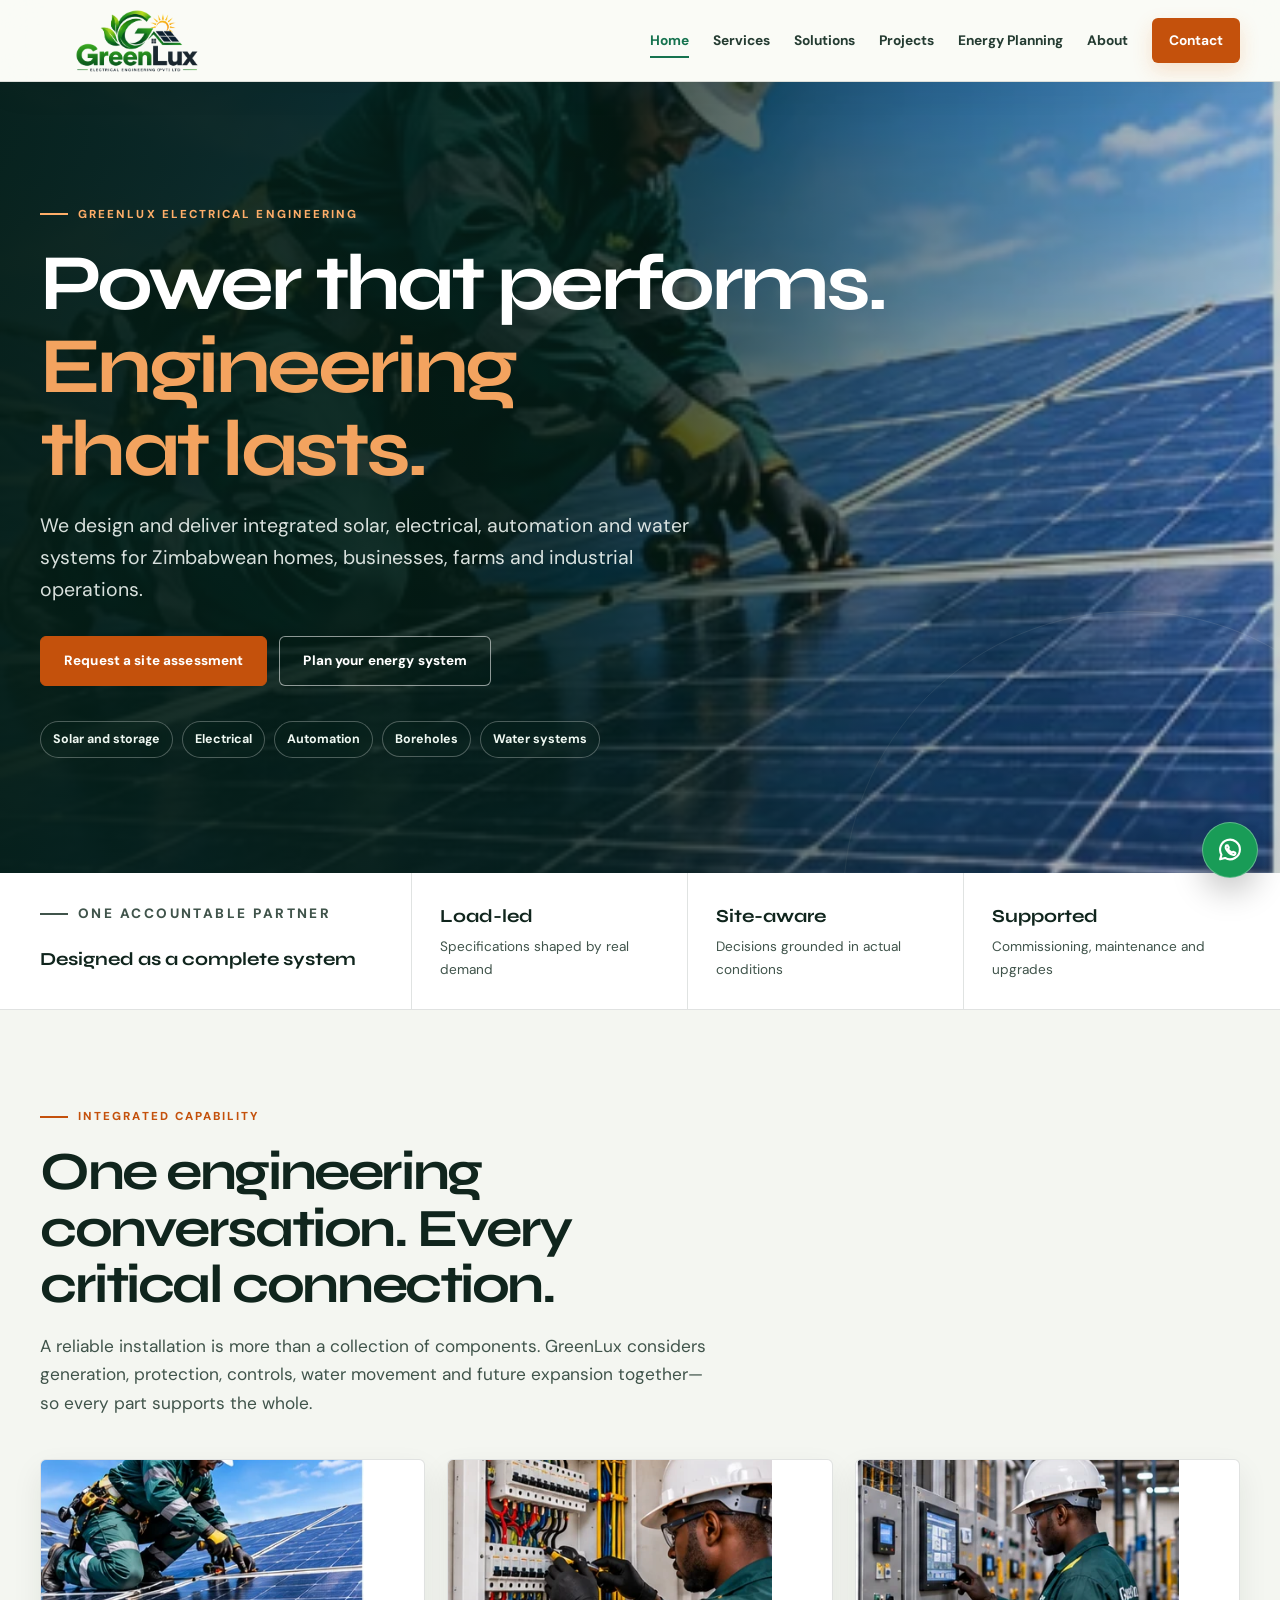
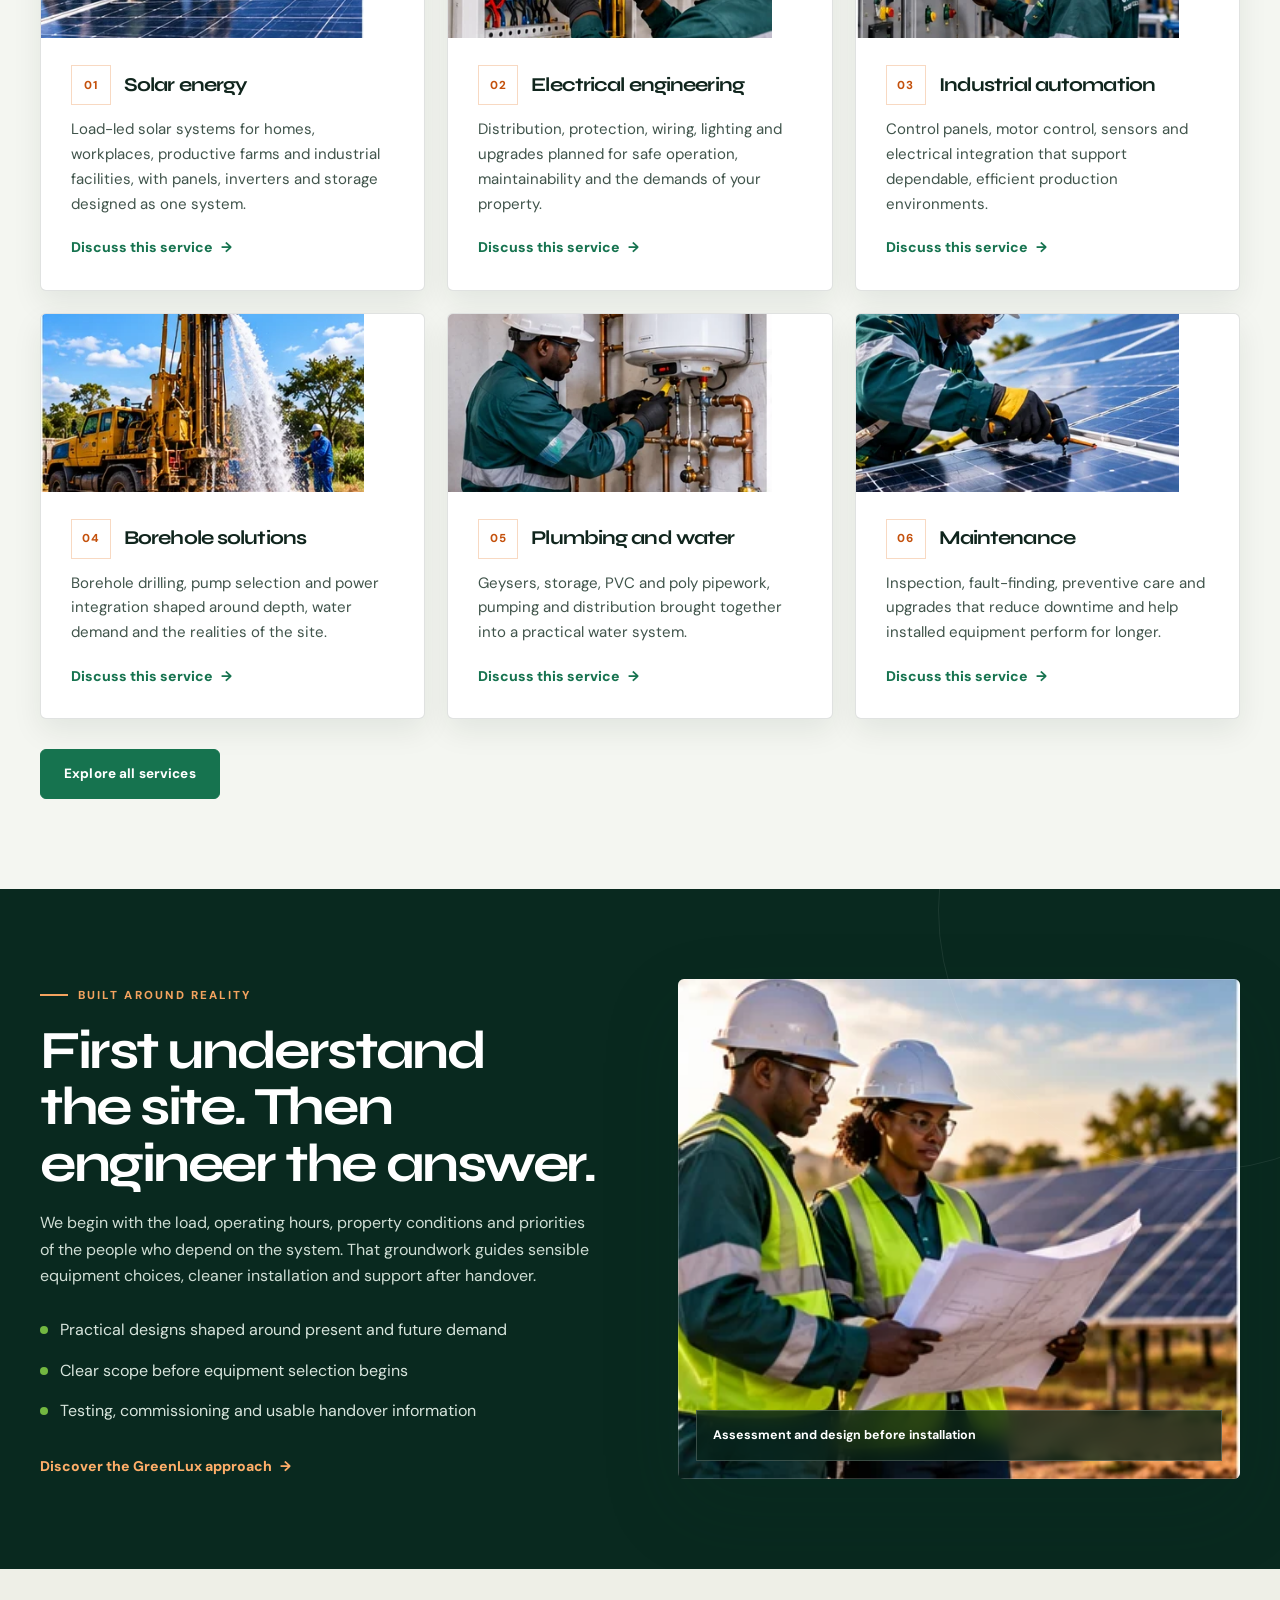
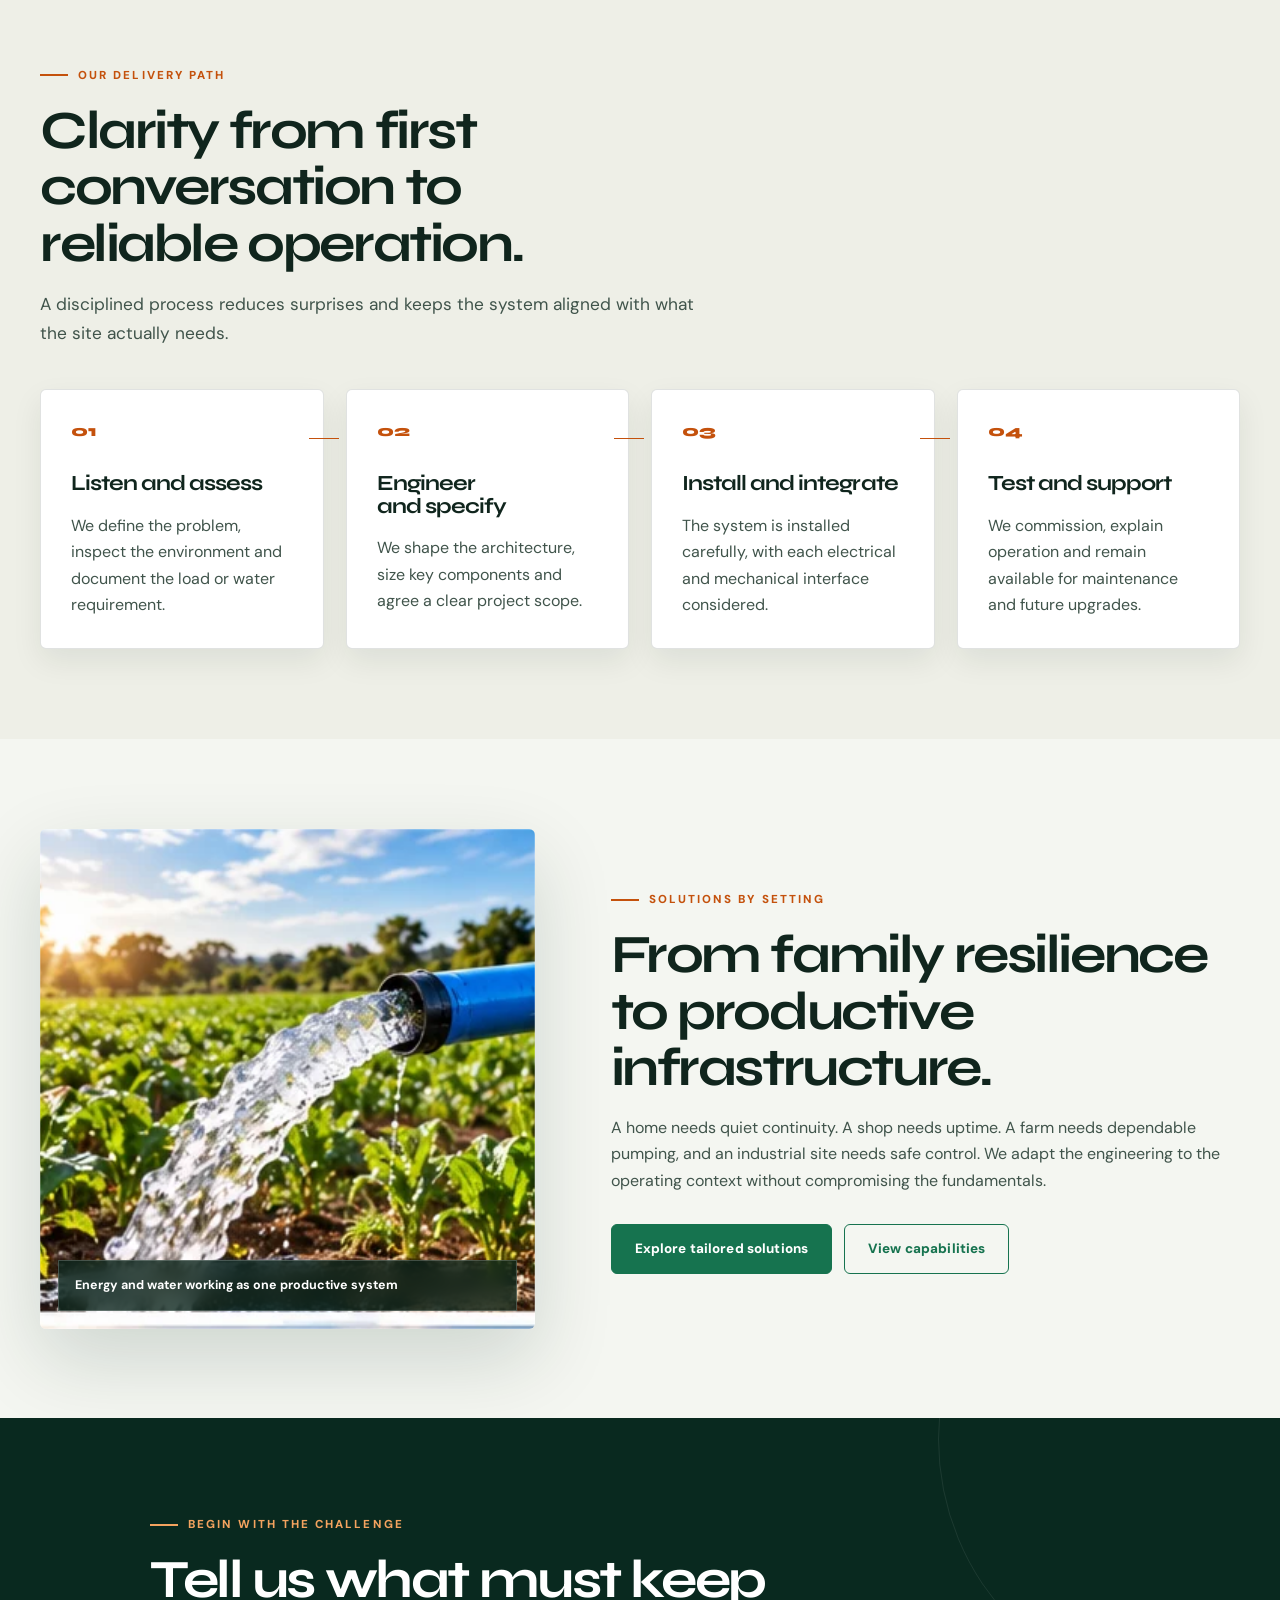
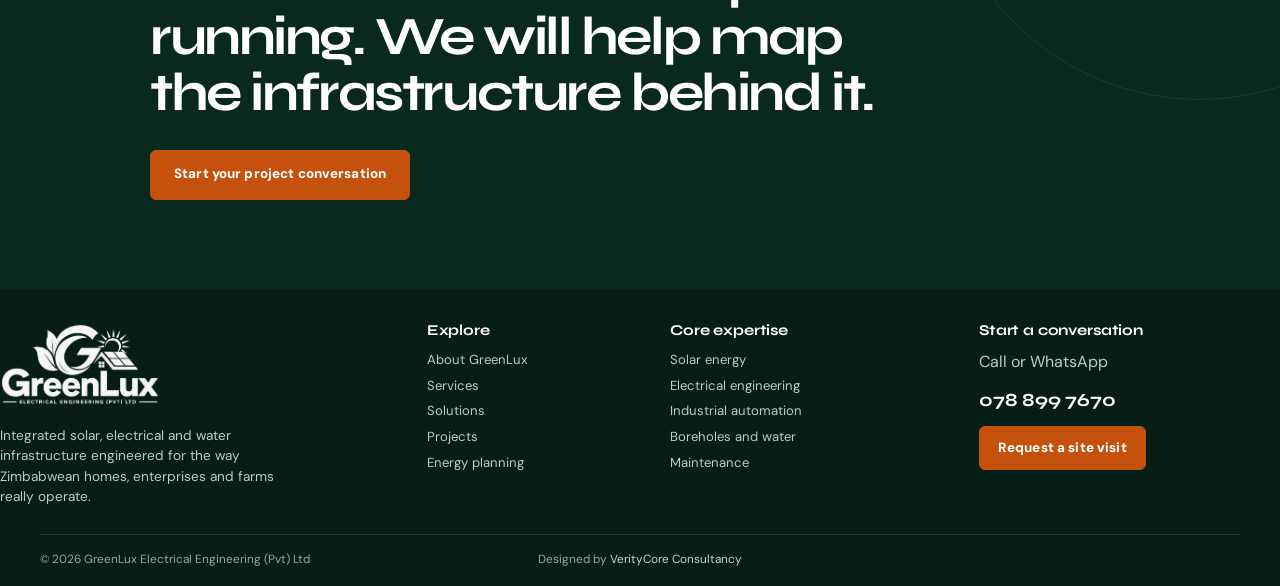
<file: index.html>
<!doctype html>
<html lang="en">
<head>
  <meta charset="utf-8">
  <meta name="viewport" content="width=device-width, initial-scale=1">
  <meta name="theme-color" content="#09291f">
  <meta name="description" content="GreenLux engineers solar, electrical, automation and water infrastructure for homes, businesses, farms and industry in Zimbabwe.">
  <title>GreenLux | Solar, Electrical & Engineering Solutions Zimbabwe</title>
  <link rel="icon" href="assets/images/logo-greenlux-transparent.png" type="image/png">
  <link rel="preconnect" href="https://fonts.googleapis.com">
  <link rel="preconnect" href="https://fonts.gstatic.com" crossorigin>
  <link href="https://fonts.googleapis.com/css2?family=DM+Sans:wght@400;500;700;800&family=Syne:wght@600;700;800&display=swap" rel="stylesheet">
  <link rel="stylesheet" href="assets/css/style.css">
</head>
<body data-page="home">
  <div id="site"></div>
  <noscript>GreenLux requires JavaScript to display this website. Call 078 899 7670 for assistance.</noscript>
  <script src="assets/js/main.js" defer></script>
</body>
</html>
</file>
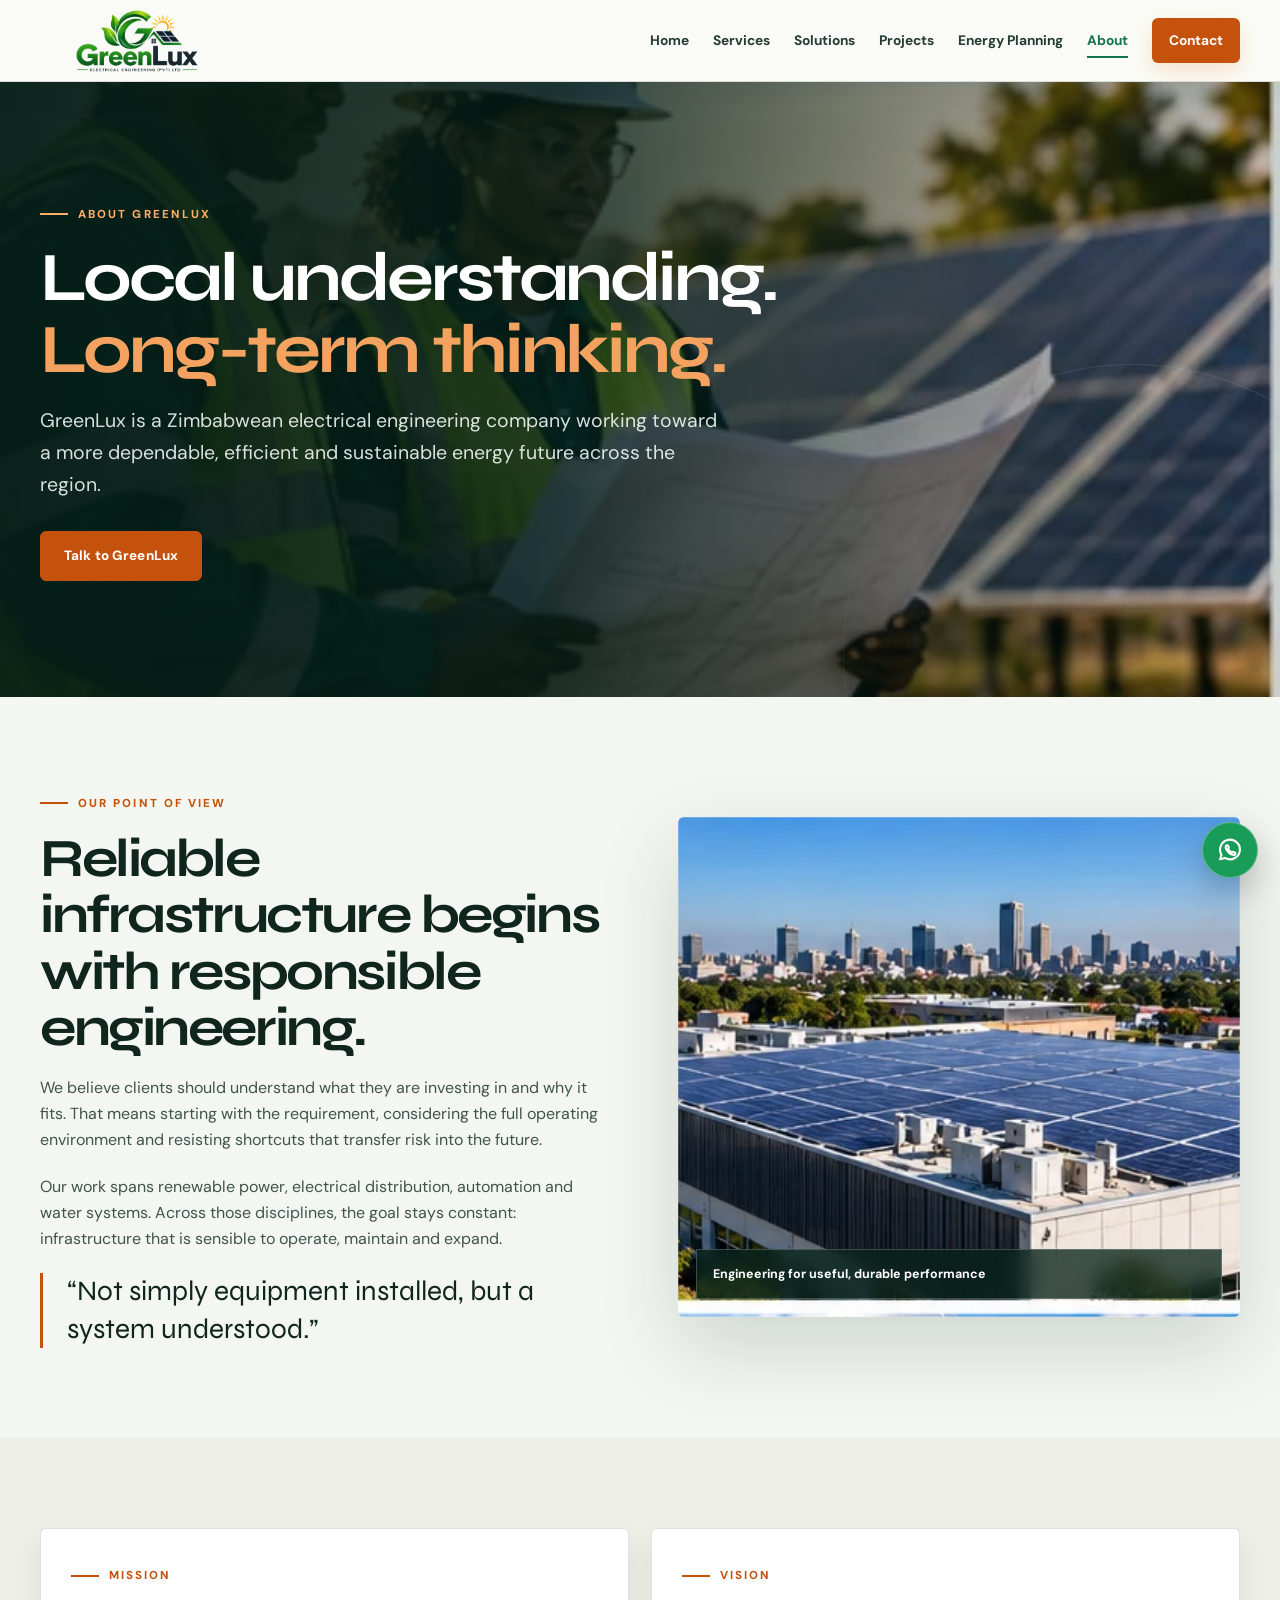
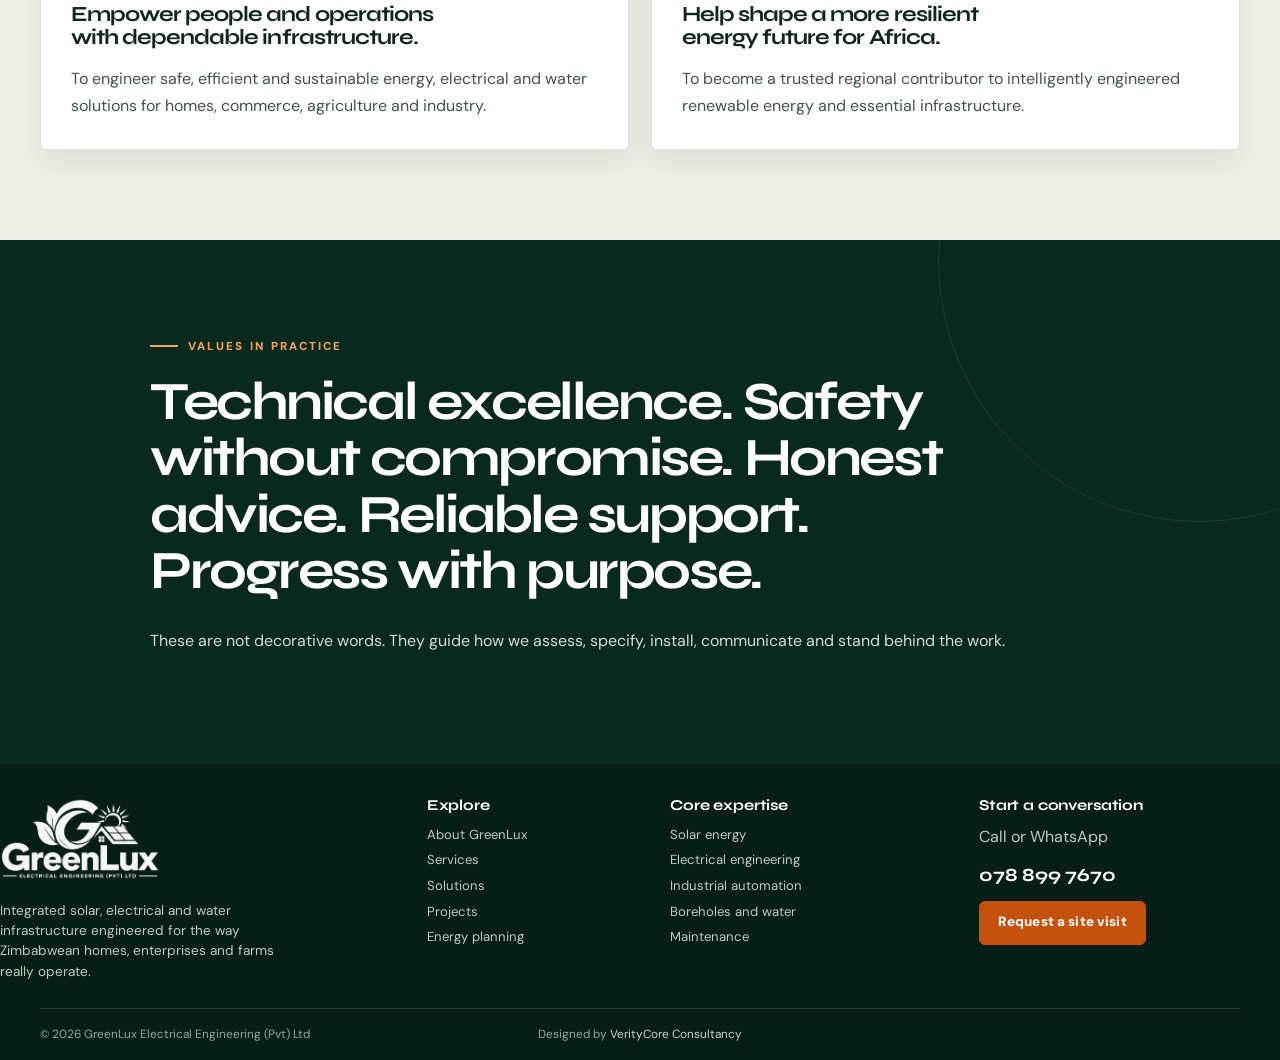
<file: about.html>
<!doctype html>
<html lang="en">
<head>
  <meta charset="utf-8">
  <meta name="viewport" content="width=device-width, initial-scale=1">
  <meta name="theme-color" content="#09291f">
  <meta name="description" content="Learn how GreenLux is building reliable, sustainable energy and electrical infrastructure for Zimbabwe and Africa.">
  <title>About GreenLux | Engineering Smarter Energy</title>
  <link rel="icon" href="assets/images/logo-greenlux-transparent.png" type="image/png">
  <link rel="preconnect" href="https://fonts.googleapis.com">
  <link rel="preconnect" href="https://fonts.gstatic.com" crossorigin>
  <link href="https://fonts.googleapis.com/css2?family=DM+Sans:wght@400;500;700;800&family=Syne:wght@600;700;800&display=swap" rel="stylesheet">
  <link rel="stylesheet" href="assets/css/style.css">
</head>
<body data-page="about">
  <div id="site"></div>
  <noscript>GreenLux requires JavaScript to display this website. Call 078 899 7670 for assistance.</noscript>
  <script src="assets/js/main.js" defer></script>
</body>
</html>
</file>
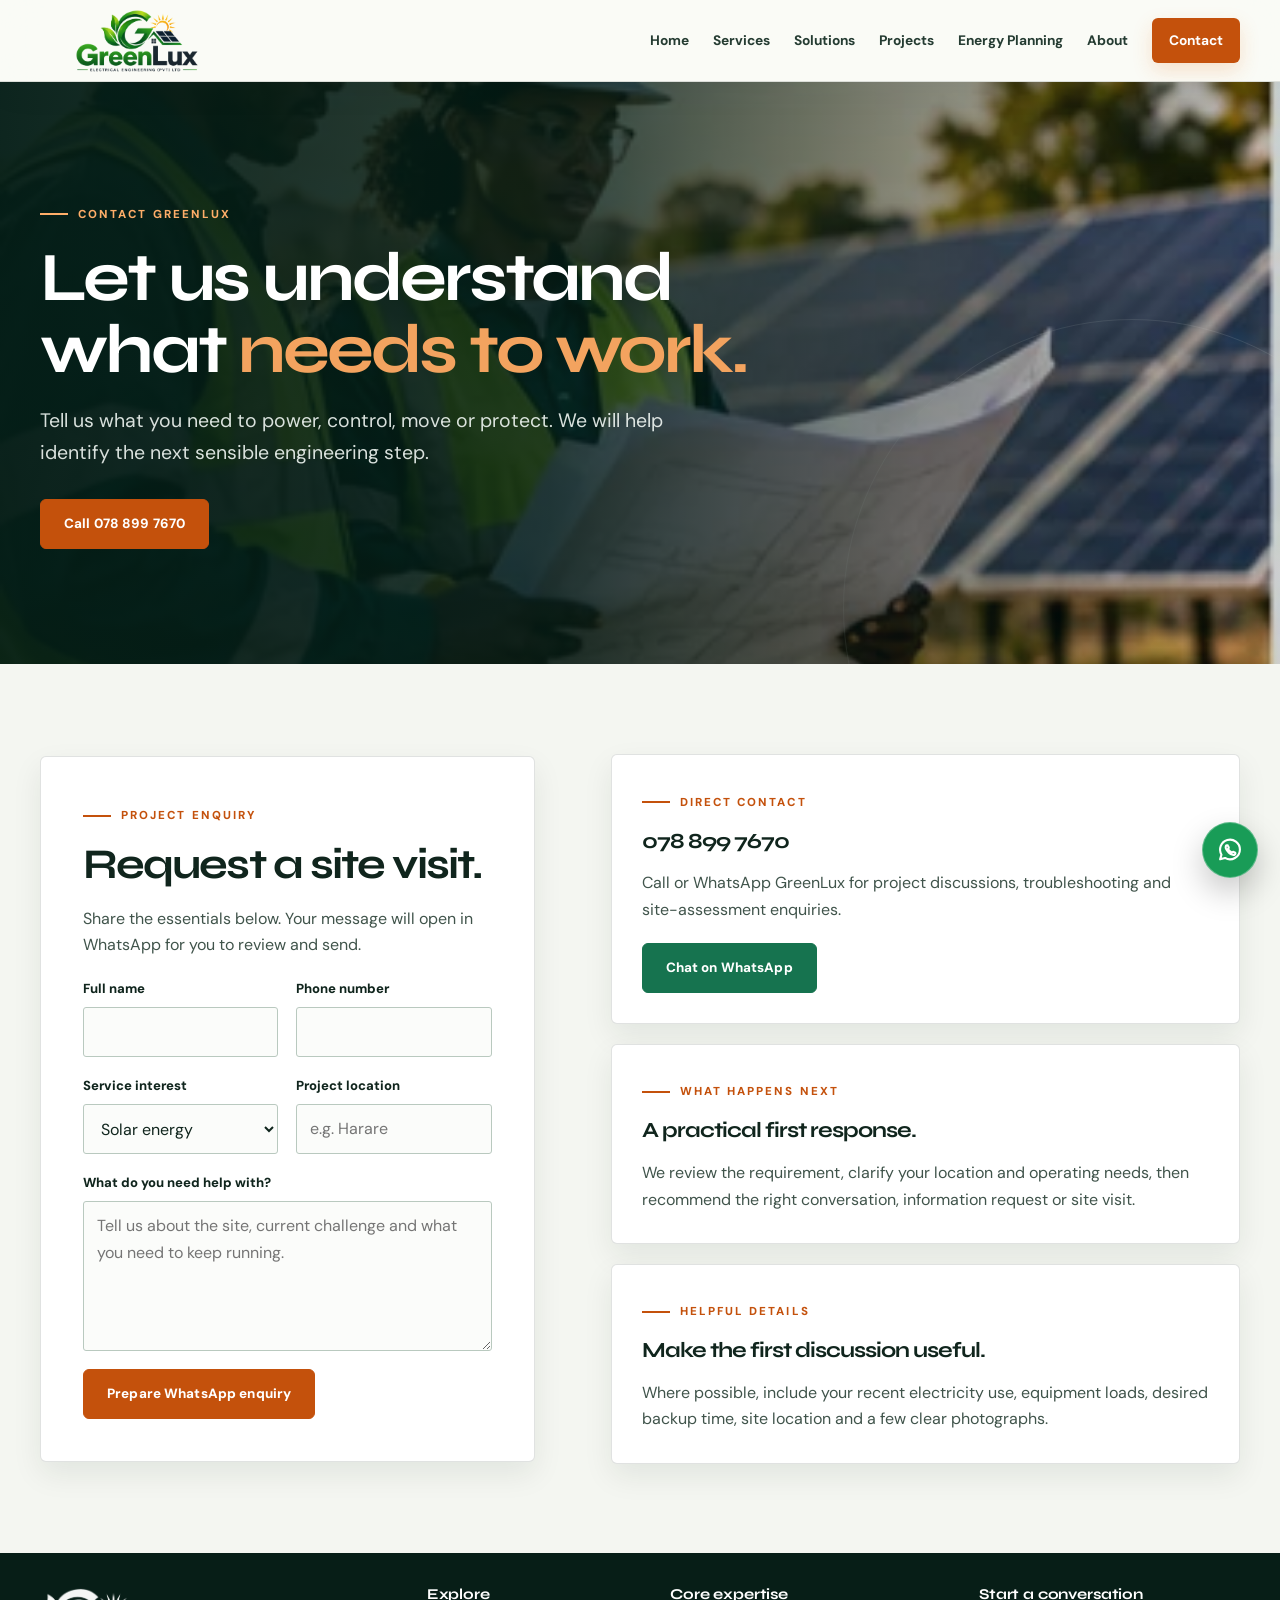
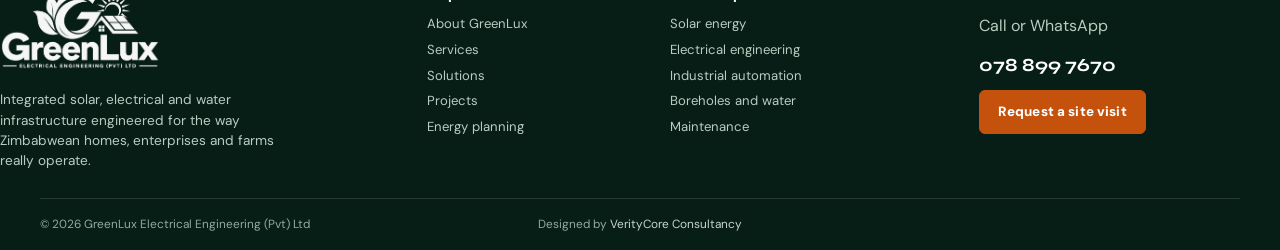
<file: contact.html>
<!doctype html>
<html lang="en">
<head>
  <meta charset="utf-8">
  <meta name="viewport" content="width=device-width, initial-scale=1">
  <meta name="theme-color" content="#09291f">
  <meta name="description" content="Request a GreenLux site assessment for solar, electrical, borehole, automation or water infrastructure work in Zimbabwe.">
  <title>Contact GreenLux | Request a Site Assessment</title>
  <link rel="icon" href="assets/images/logo-greenlux-transparent.png" type="image/png">
  <link rel="preconnect" href="https://fonts.googleapis.com">
  <link rel="preconnect" href="https://fonts.gstatic.com" crossorigin>
  <link href="https://fonts.googleapis.com/css2?family=DM+Sans:wght@400;500;700;800&family=Syne:wght@600;700;800&display=swap" rel="stylesheet">
  <link rel="stylesheet" href="assets/css/style.css">
</head>
<body data-page="contact">
  <div id="site"></div>
  <noscript>GreenLux requires JavaScript to display this website. Call 078 899 7670 for assistance.</noscript>
  <script src="assets/js/main.js" defer></script>
</body>
</html>
</file>
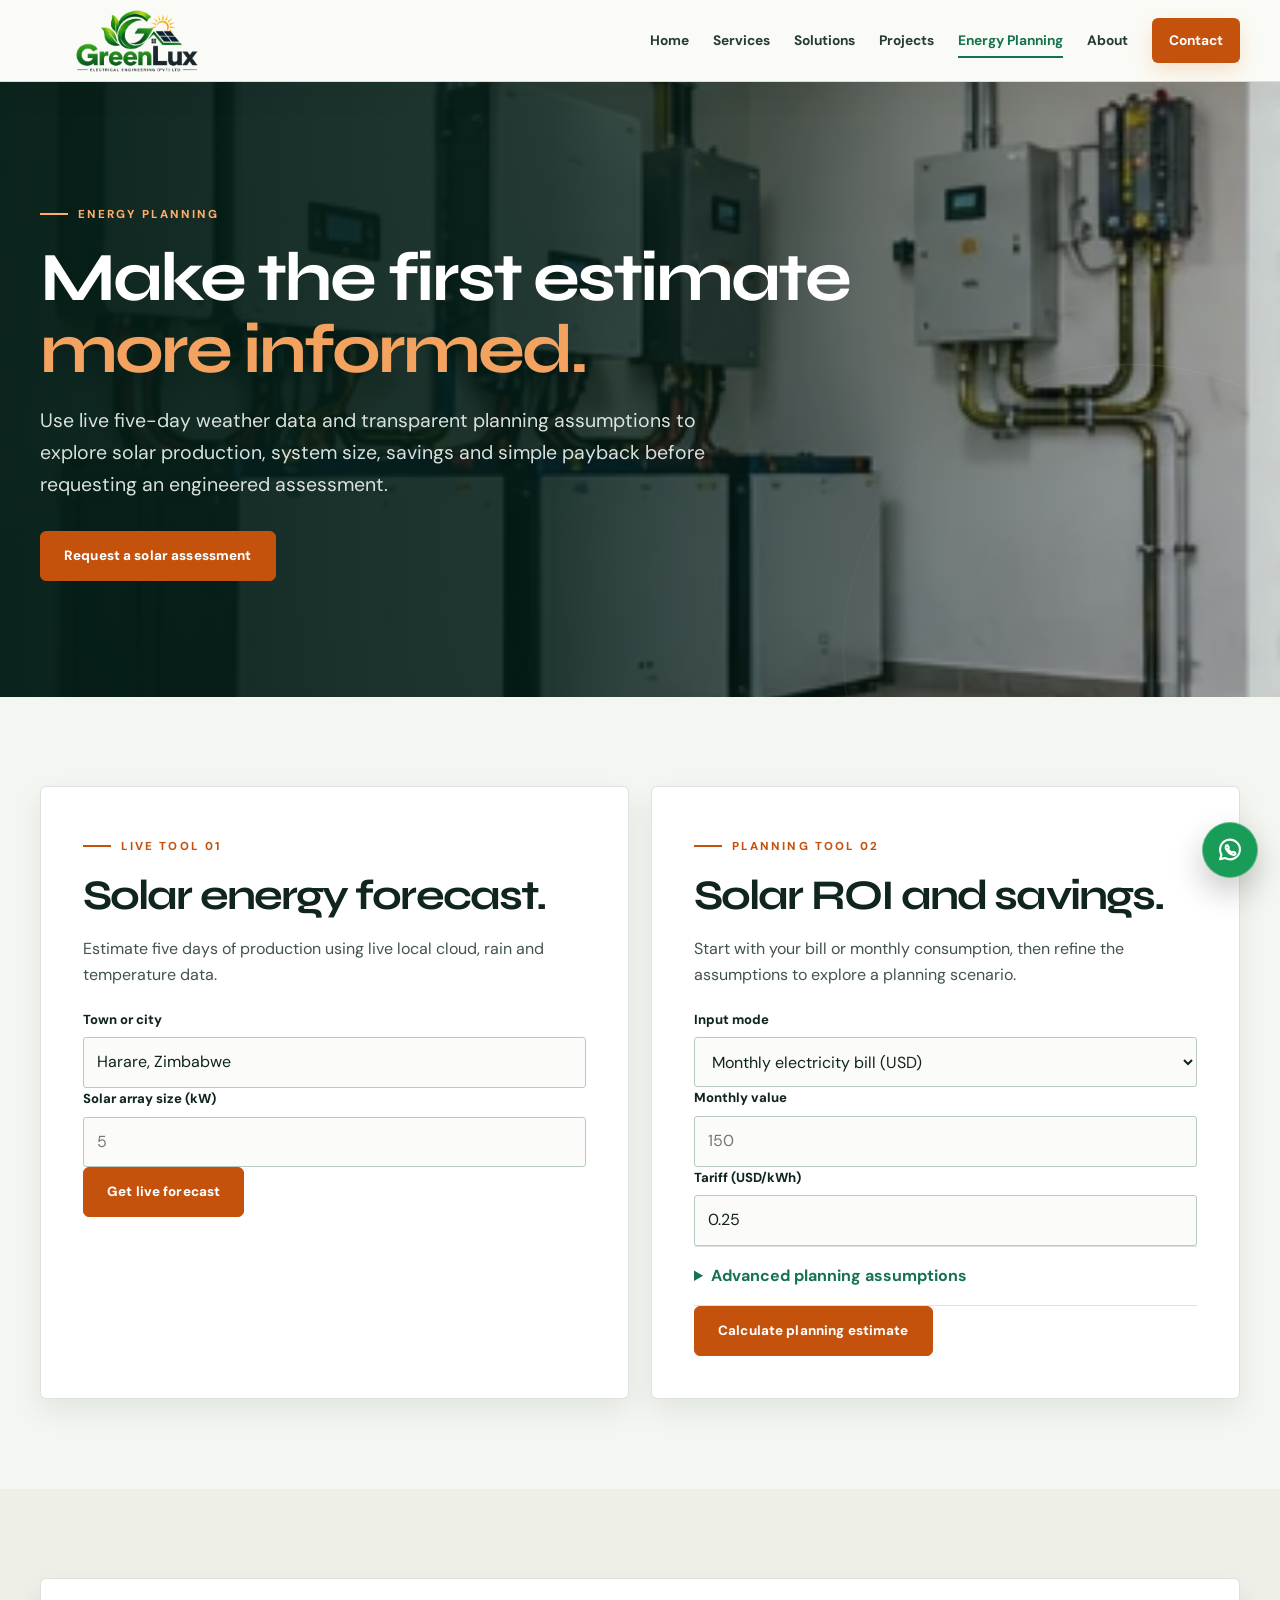
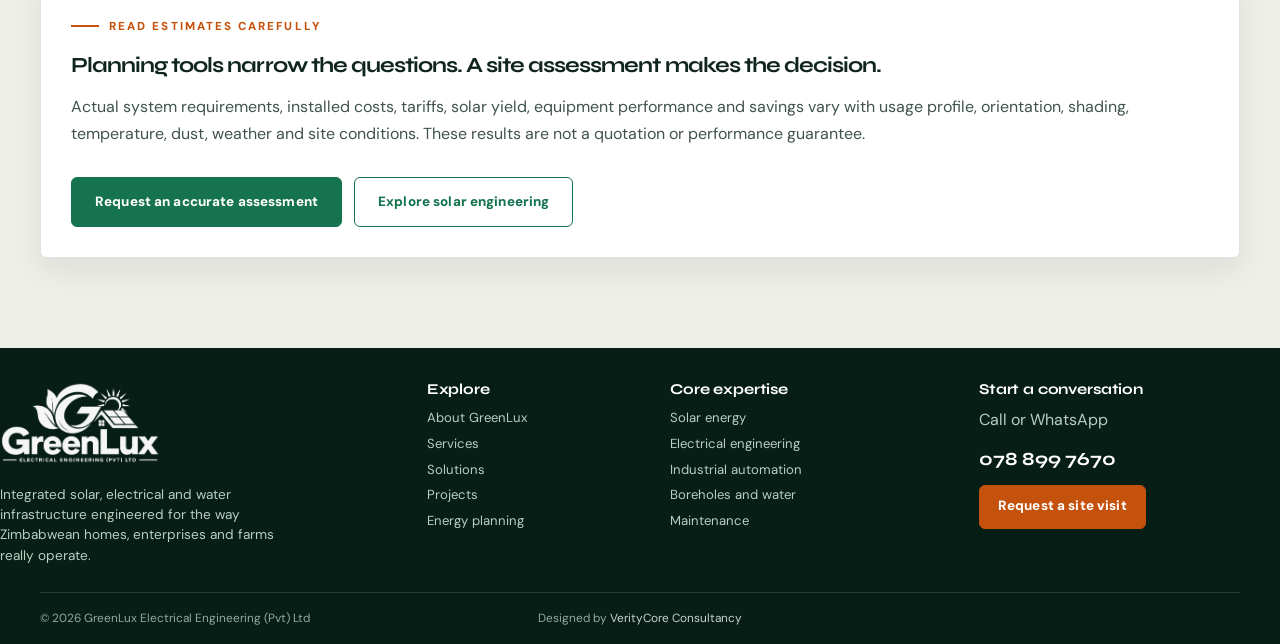
<file: energy-planning.html>
<!doctype html>
<html lang="en">
<head>
  <meta charset="utf-8">
  <meta name="viewport" content="width=device-width, initial-scale=1">
  <meta name="theme-color" content="#09291f">
  <meta name="description" content="Use live weather data and GreenLux planning tools to estimate solar production, system size, savings and simple payback.">
  <title>Energy Planning | GreenLux</title>
  <link rel="icon" href="assets/images/logo-greenlux-transparent.png" type="image/png">
  <link rel="preconnect" href="https://fonts.googleapis.com">
  <link rel="preconnect" href="https://fonts.gstatic.com" crossorigin>
  <link href="https://fonts.googleapis.com/css2?family=DM+Sans:wght@400;500;700;800&family=Syne:wght@600;700;800&display=swap" rel="stylesheet">
  <link rel="stylesheet" href="assets/css/style.css">
</head>
<body data-page="planning">
  <div id="site"></div>
  <noscript>GreenLux requires JavaScript to display this website. Call 078 899 7670 for assistance.</noscript>
  <script src="assets/js/main.js" defer></script>
</body>
</html>
</file>
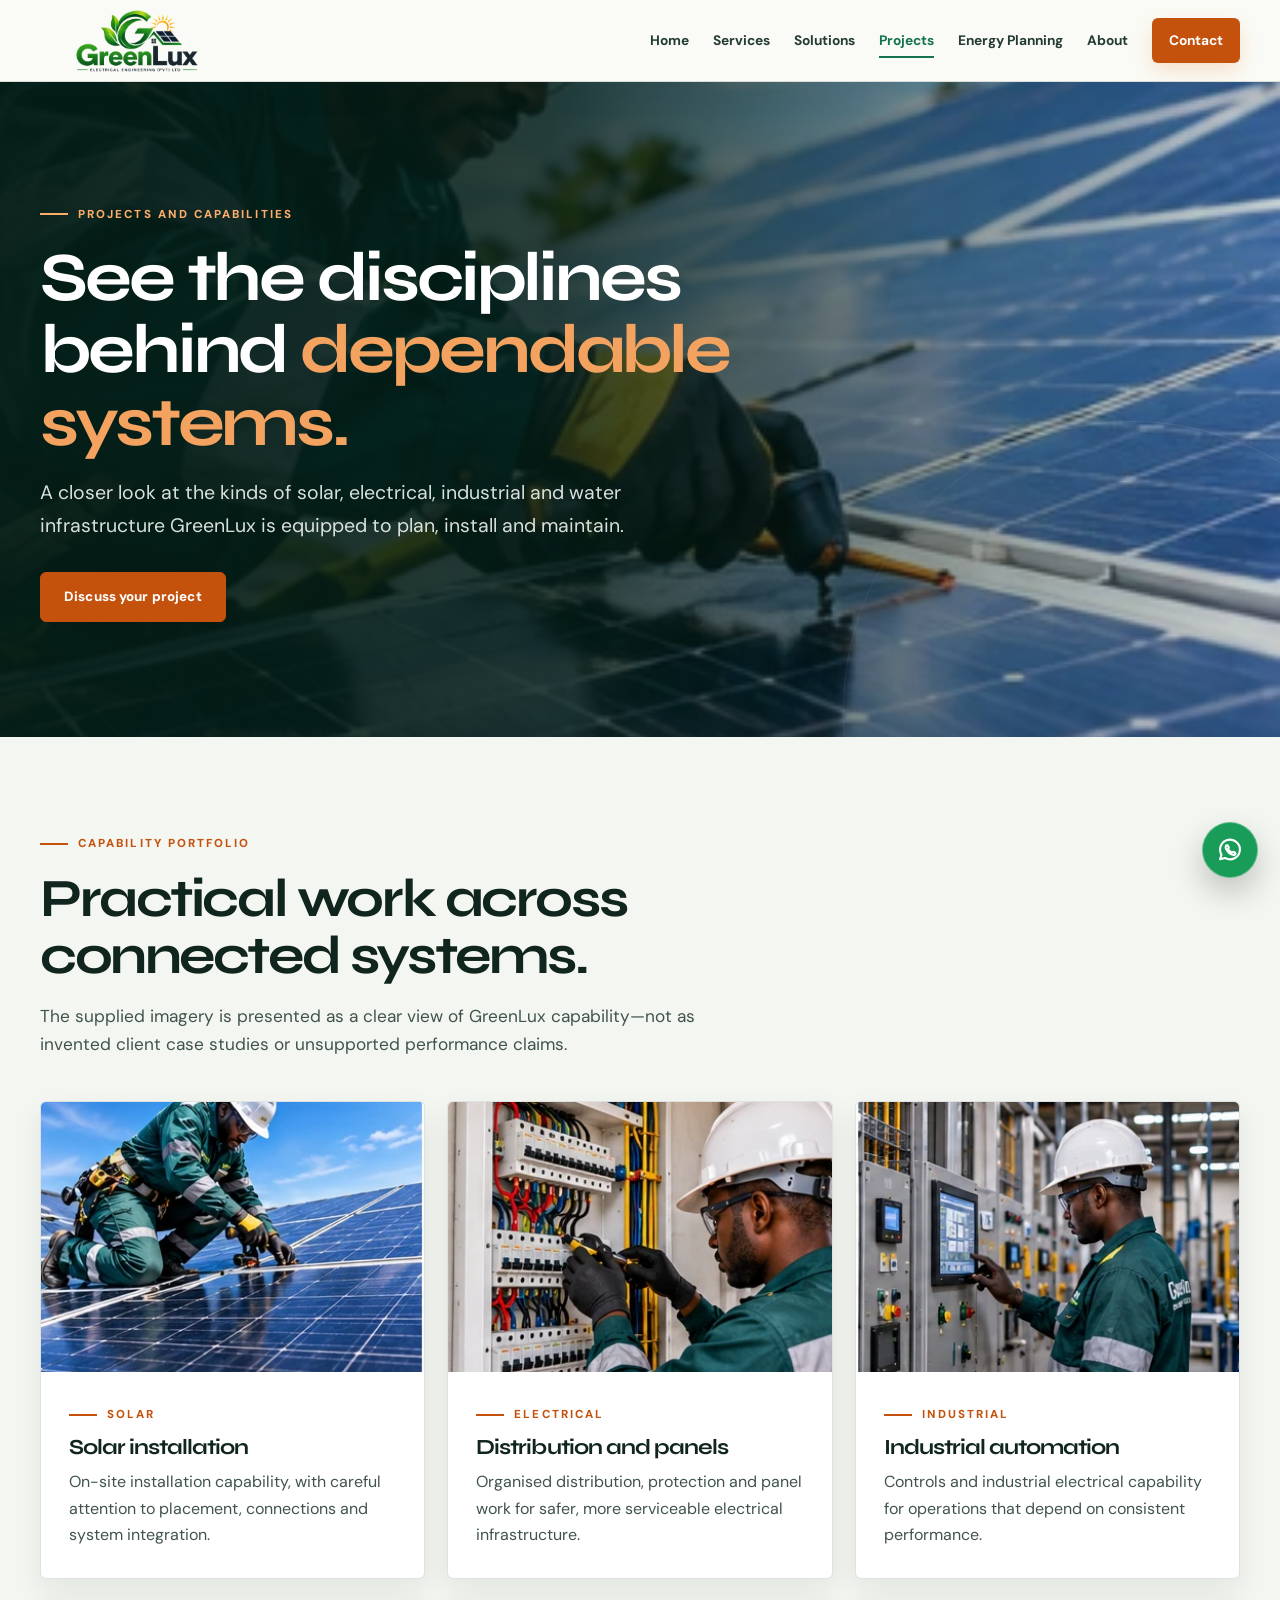
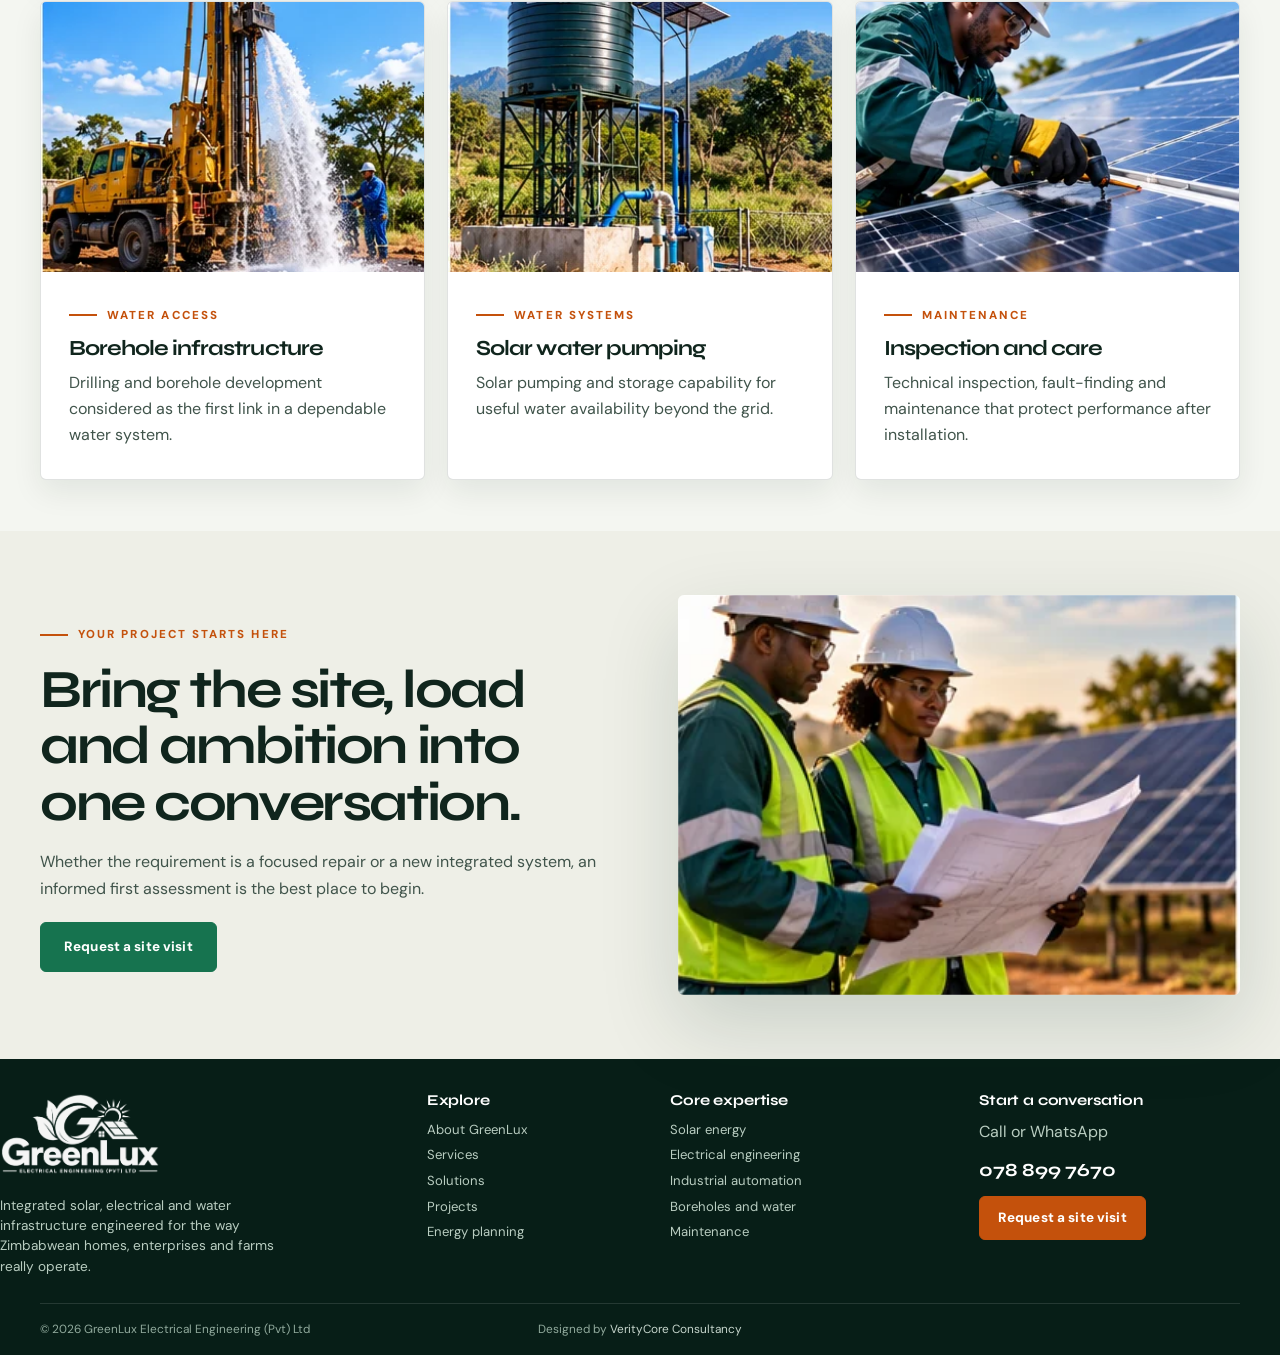
<file: gallery.html>
<!doctype html>
<html lang="en">
<head>
  <meta charset="utf-8">
  <meta name="viewport" content="width=device-width, initial-scale=1">
  <meta name="theme-color" content="#09291f">
  <meta name="description" content="Explore GreenLux solar, electrical, industrial, borehole and water system capabilities.">
  <title>Projects & Capabilities | GreenLux</title>
  <link rel="icon" href="assets/images/logo-greenlux-transparent.png" type="image/png">
  <link rel="preconnect" href="https://fonts.googleapis.com">
  <link rel="preconnect" href="https://fonts.gstatic.com" crossorigin>
  <link href="https://fonts.googleapis.com/css2?family=DM+Sans:wght@400;500;700;800&family=Syne:wght@600;700;800&display=swap" rel="stylesheet">
  <link rel="stylesheet" href="assets/css/style.css">
</head>
<body data-page="projects">
  <div id="site"></div>
  <noscript>GreenLux requires JavaScript to display this website. Call 078 899 7670 for assistance.</noscript>
  <script src="assets/js/main.js" defer></script>
</body>
</html>
</file>
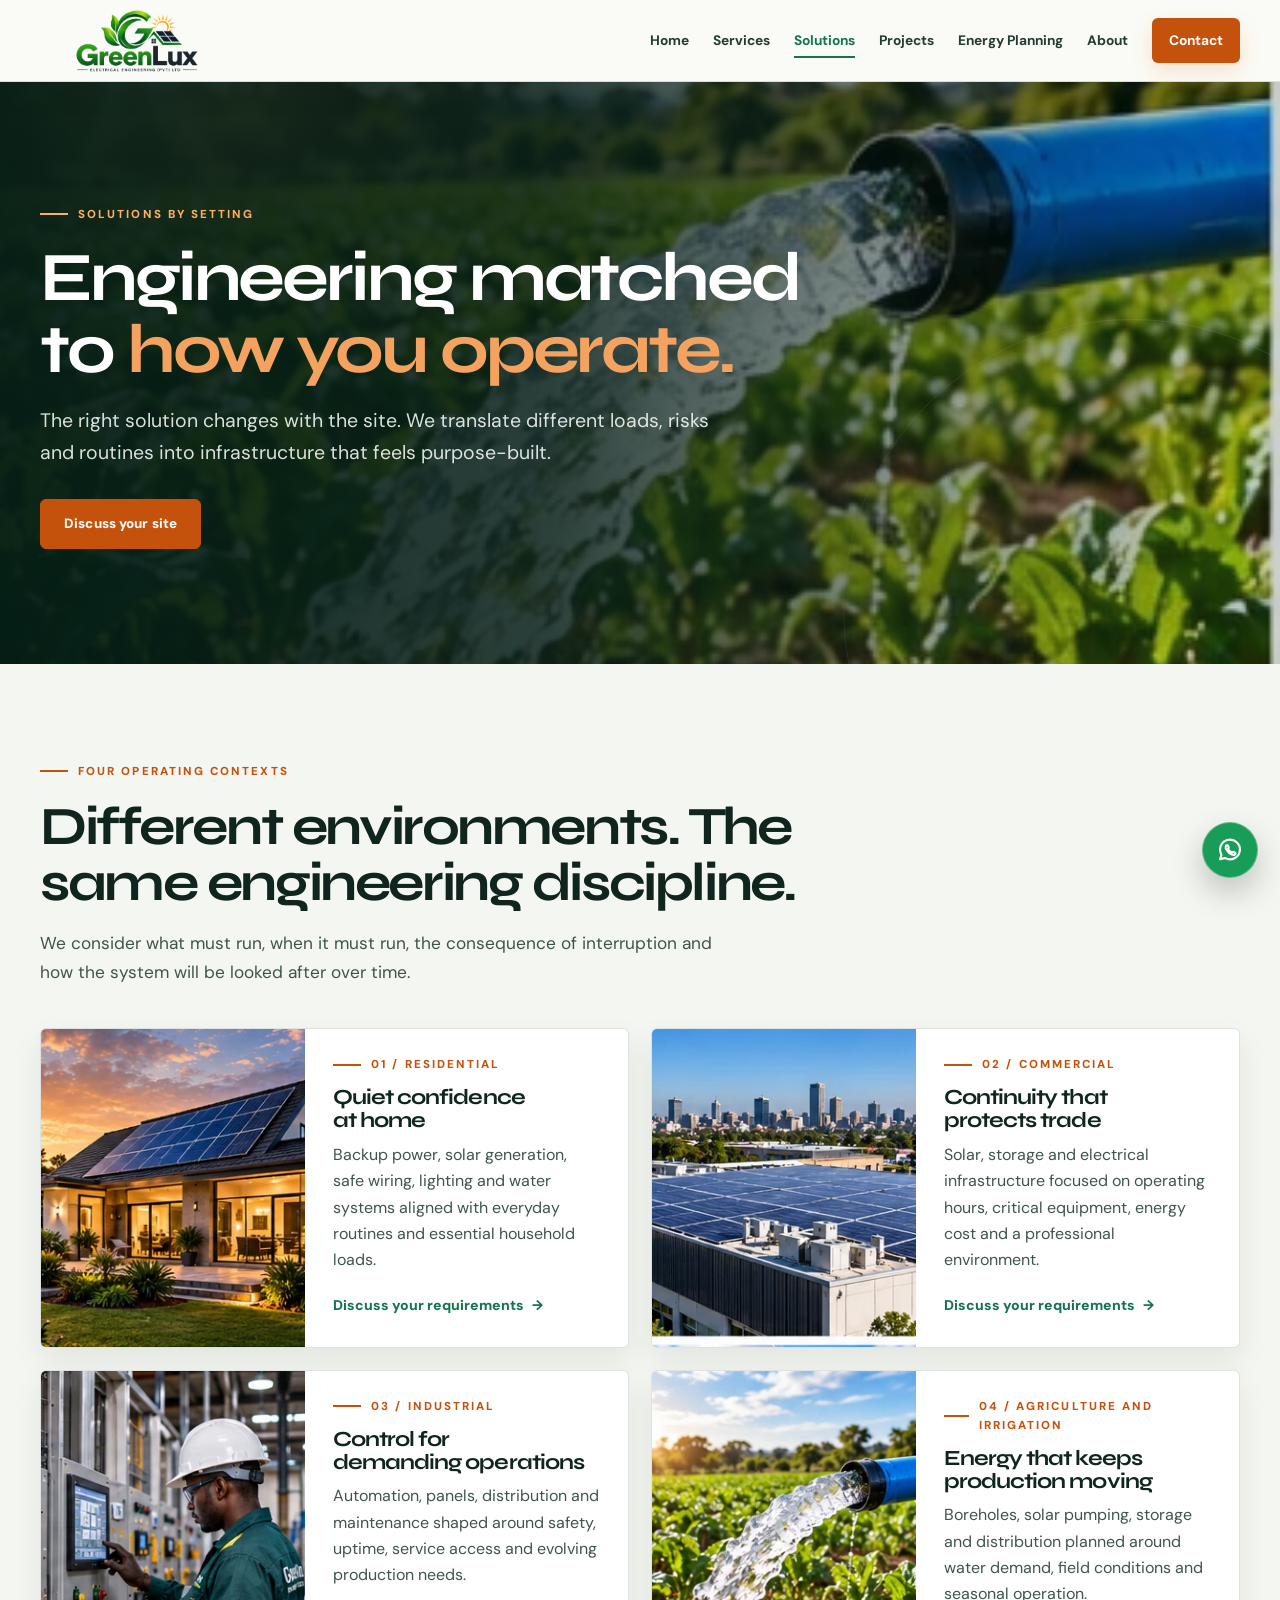
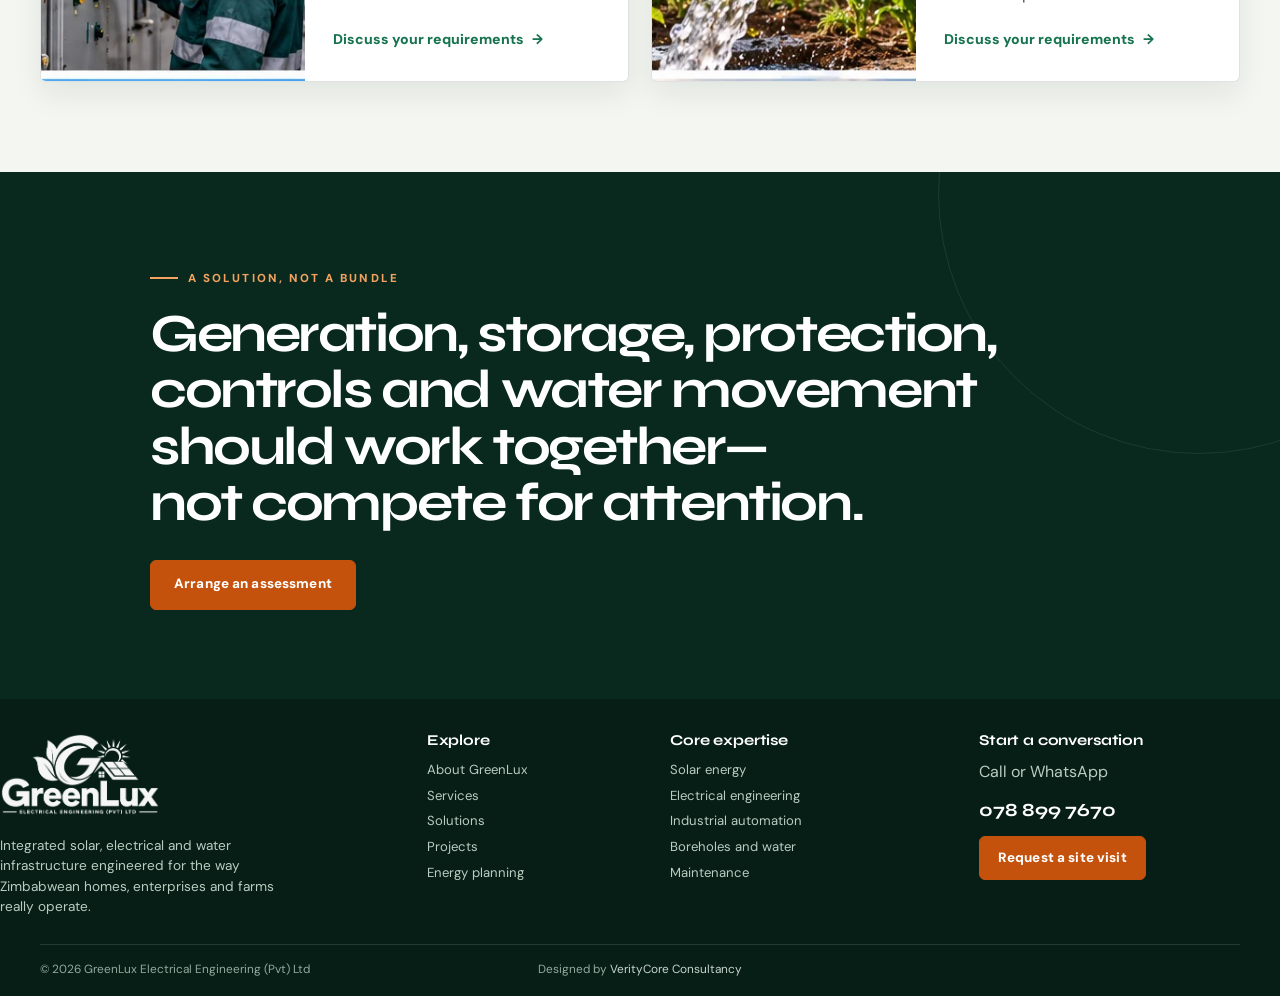
<file: programs.html>
<!doctype html>
<html lang="en">
<head>
  <meta charset="utf-8">
  <meta name="viewport" content="width=device-width, initial-scale=1">
  <meta name="theme-color" content="#09291f">
  <meta name="description" content="Explore GreenLux solutions for residential, commercial, industrial and agricultural energy infrastructure.">
  <title>Solutions | GreenLux</title>
  <link rel="icon" href="assets/images/logo-greenlux-transparent.png" type="image/png">
  <link rel="preconnect" href="https://fonts.googleapis.com">
  <link rel="preconnect" href="https://fonts.gstatic.com" crossorigin>
  <link href="https://fonts.googleapis.com/css2?family=DM+Sans:wght@400;500;700;800&family=Syne:wght@600;700;800&display=swap" rel="stylesheet">
  <link rel="stylesheet" href="assets/css/style.css">
</head>
<body data-page="solutions">
  <div id="site"></div>
  <noscript>GreenLux requires JavaScript to display this website. Call 078 899 7670 for assistance.</noscript>
  <script src="assets/js/main.js" defer></script>
</body>
</html>
</file>
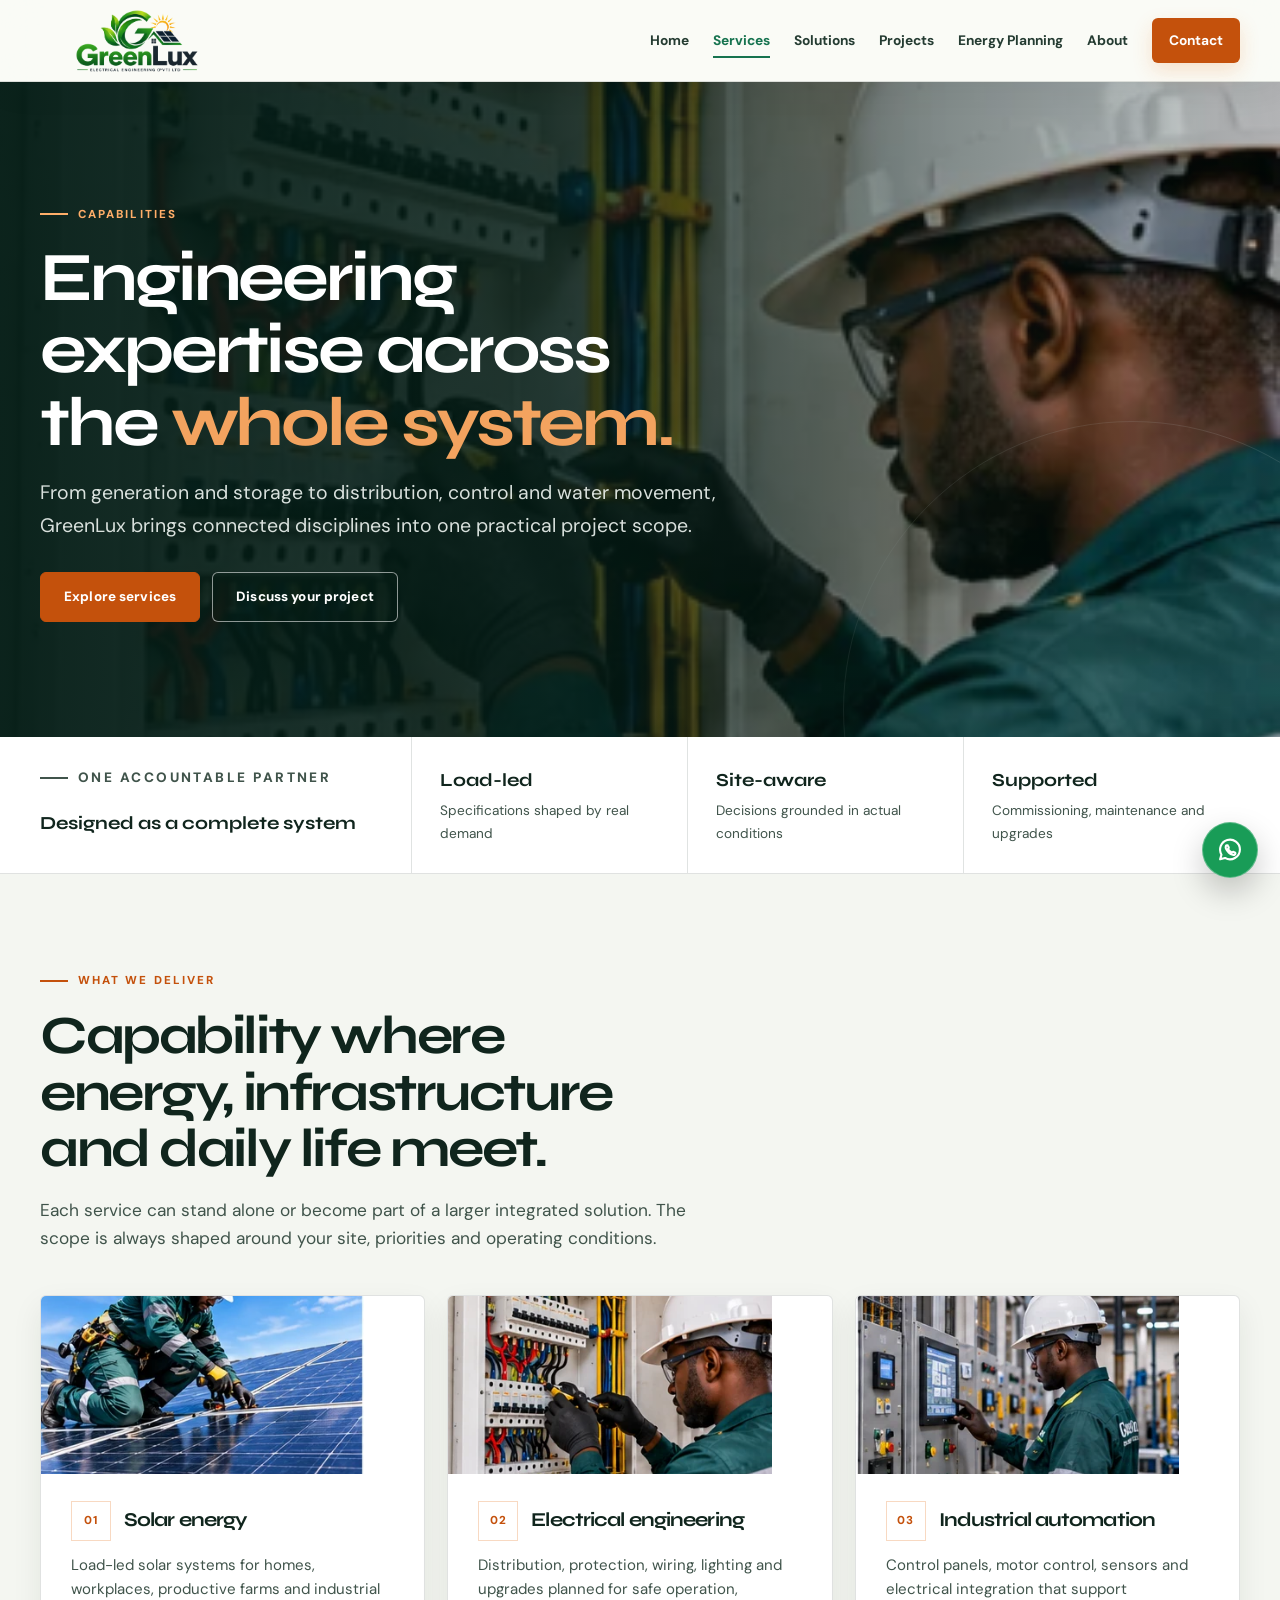
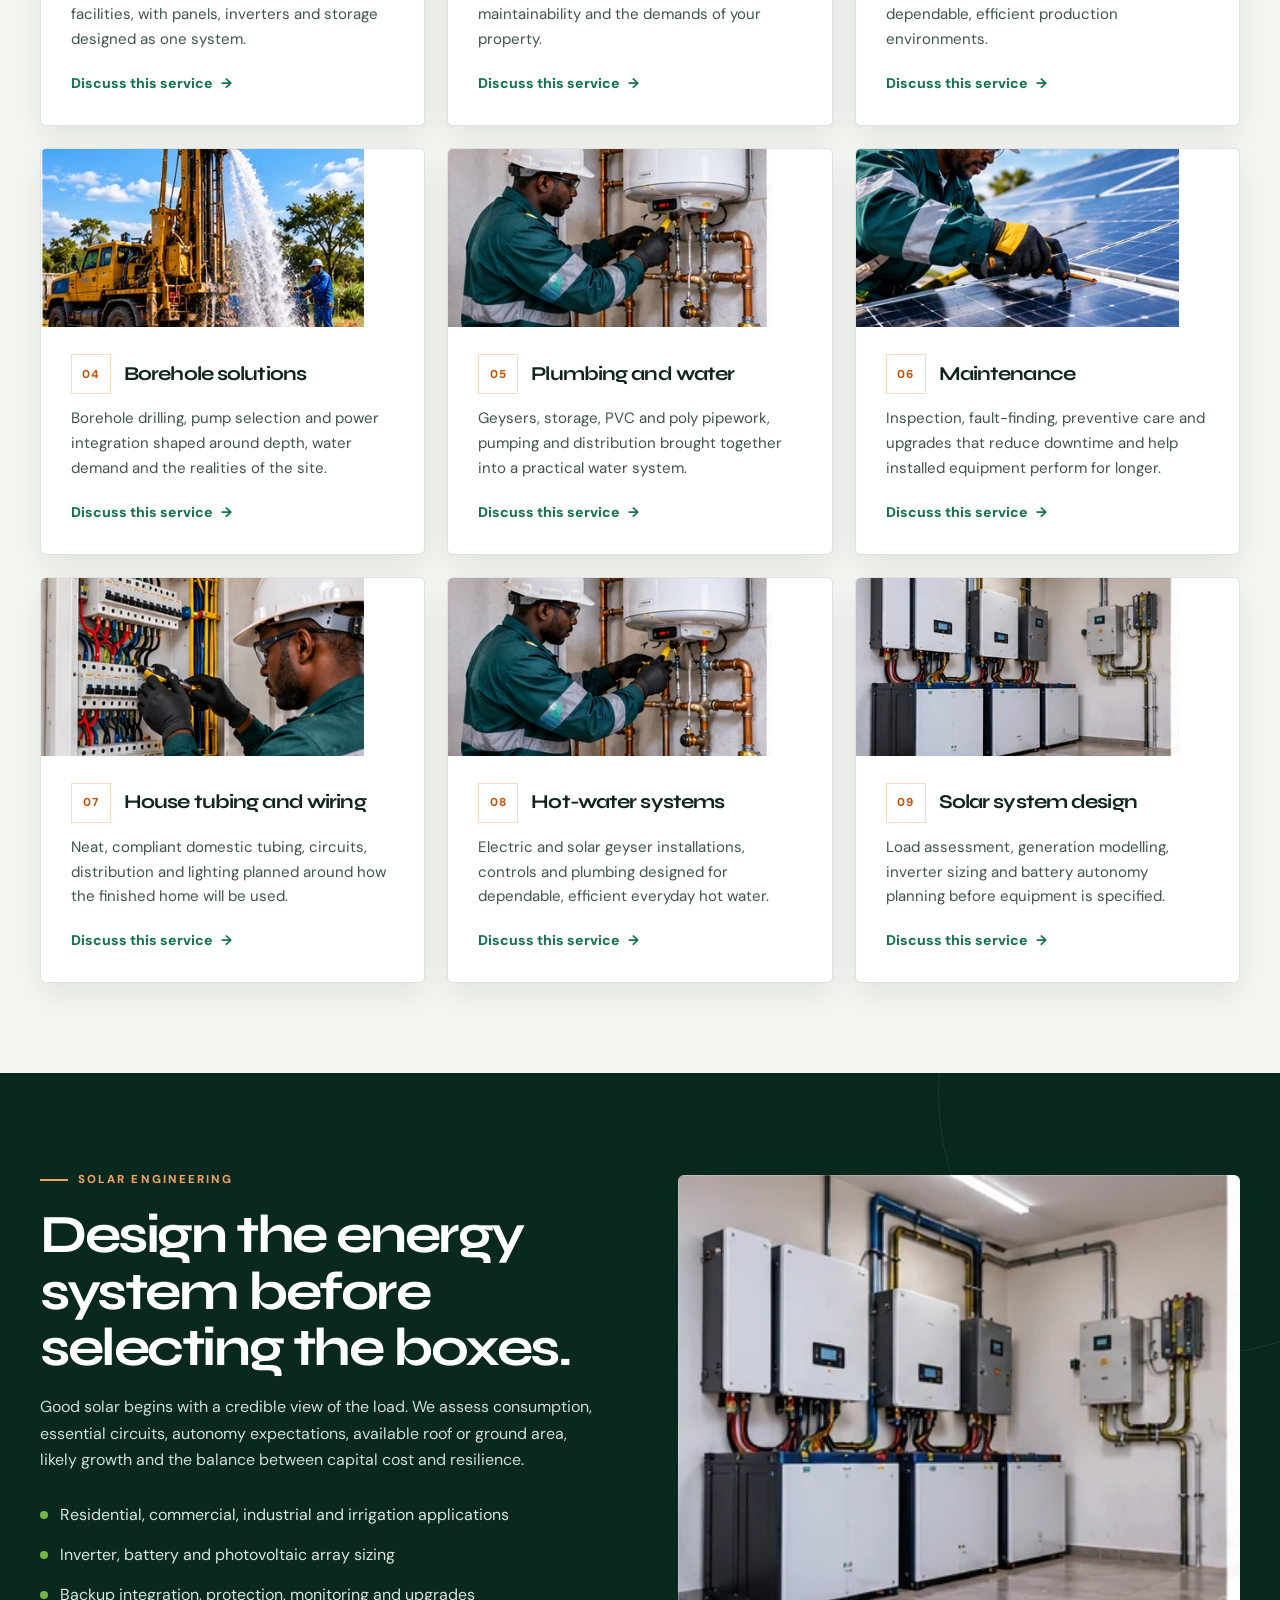
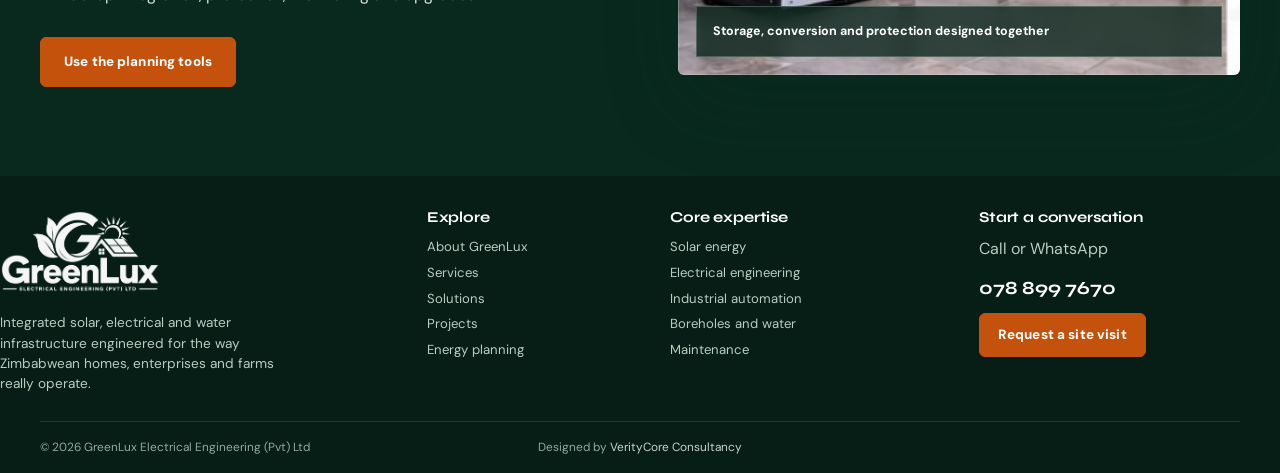
<file: services.html>
<!doctype html>
<html lang="en">
<head>
  <meta charset="utf-8">
  <meta name="viewport" content="width=device-width, initial-scale=1">
  <meta name="theme-color" content="#09291f">
  <meta name="description" content="Explore GreenLux solar, electrical engineering, industrial automation, borehole, plumbing and maintenance services in Zimbabwe.">
  <title>Services | GreenLux Electrical Engineering</title>
  <link rel="icon" href="assets/images/logo-greenlux-transparent.png" type="image/png">
  <link rel="preconnect" href="https://fonts.googleapis.com">
  <link rel="preconnect" href="https://fonts.gstatic.com" crossorigin>
  <link href="https://fonts.googleapis.com/css2?family=DM+Sans:wght@400;500;700;800&family=Syne:wght@600;700;800&display=swap" rel="stylesheet">
  <link rel="stylesheet" href="assets/css/style.css">
</head>
<body data-page="services">
  <div id="site"></div>
  <noscript>GreenLux requires JavaScript to display this website. Call 078 899 7670 for assistance.</noscript>
  <script src="assets/js/main.js" defer></script>
</body>
</html>
</file>
<file: assets/css/style.css>
:root {
  --ink: #10251d; --ink-soft: #40544b; --forest: #09291f; --forest-2: #123d2e;
  --green: #16734f; --leaf: #73b841; --sun: #c4510c; --sun-light: #f3a35f;
  --paper: #f4f6f1; --paper-warm: #eeefe7; --white: #fff;
  --line: rgba(16,37,29,.13); --shadow-sm: 0 12px 30px rgba(9,41,31,.08);
  --shadow-lg: 0 30px 80px rgba(9,41,31,.16); --max: 1200px; --radius: 6px;
  --header-height: 82px; font-family: 'DM Sans',Arial,sans-serif;
}
*{box-sizing:border-box}html{scroll-behavior:smooth}body{margin:0;background:var(--paper);color:var(--ink);line-height:1.65;-webkit-font-smoothing:antialiased}body.menu-open{overflow:hidden}a{color:inherit;text-decoration:none}img{display:block;max-width:100%}button,input,select,textarea{font:inherit}button,a{-webkit-tap-highlight-color:transparent}
h1,h2,h3{margin:0 0 18px;font-family:'Syne',Arial,sans-serif;line-height:1.05;letter-spacing:-.045em;text-wrap:balance}h1{font-size:clamp(3rem,6.2vw,6rem)}h2{font-size:clamp(2.15rem,4.2vw,4rem)}h3{font-size:1.35rem}p{margin:0 0 20px;color:var(--ink-soft)}:focus-visible{outline:3px solid rgba(231,120,37,.45);outline-offset:4px}
.container{width:min(calc(100% - 48px),var(--max));margin-inline:auto}.section{padding:clamp(68px,7vw,100px) 0;position:relative}.section-soft{background:var(--paper-warm)}.section-head{max-width:790px;margin-bottom:42px}.section-head p{max-width:680px;font-size:1.08rem}.eyebrow{display:inline-flex;align-items:center;gap:10px;margin-bottom:18px;color:var(--sun);font-size:.72rem;font-weight:800;letter-spacing:.18em;text-transform:uppercase}.eyebrow:before{width:28px;height:2px;background:currentColor;content:''}.grid{display:grid;gap:22px}.grid-2{grid-template-columns:repeat(2,minmax(0,1fr))}.grid-3{grid-template-columns:repeat(3,minmax(0,1fr))}.grid-4{grid-template-columns:repeat(4,minmax(0,1fr))}.split{display:grid;grid-template-columns:minmax(0,1fr) minmax(0,1fr);align-items:center;gap:clamp(40px,6vw,76px)}.split-wide{grid-template-columns:.88fr 1.12fr}.stack{display:grid;gap:20px}
/* Header */
.site-header{position:sticky;top:0;z-index:50;height:var(--header-height);border-bottom:1px solid var(--line);background:rgba(250,251,247,.92);box-shadow:0 8px 35px rgba(9,41,31,.055);backdrop-filter:blur(18px)}.nav-wrap{height:100%;display:flex;align-items:center;justify-content:space-between;gap:26px}.logo{display:inline-flex;align-items:center;flex:0 0 auto}.logo img{width:194px;height:64px;object-fit:contain}.nav-links{display:flex;align-items:center;gap:24px;font-size:.86rem;font-weight:700}.nav-links a{position:relative;padding:11px 0;color:#253c32}.nav-links a:not(.nav-cta):after{position:absolute;right:0;bottom:5px;left:0;height:2px;background:var(--green);content:'';transform:scaleX(0);transform-origin:right;transition:transform .25s ease}.nav-links a:hover:after,.nav-links a.active:after{transform:scaleX(1);transform-origin:left}.nav-links a.active{color:var(--green)}.nav-cta{padding:11px 17px!important;border-radius:var(--radius);background:var(--sun);color:var(--white)!important;box-shadow:0 8px 20px rgba(231,120,37,.2)}.nav-cta:hover{background:#ce6419}.menu-toggle{display:none;width:44px;height:44px;padding:0;border:1px solid var(--line);border-radius:var(--radius);background:var(--white);color:var(--ink);cursor:pointer}.menu-toggle span,.menu-toggle:before,.menu-toggle:after{display:block;width:19px;height:2px;margin:4px auto;background:currentColor;content:'';transition:.25s ease}.menu-toggle[aria-expanded='true'] span{opacity:0}.menu-toggle[aria-expanded='true']:before{transform:translateY(6px) rotate(45deg)}.menu-toggle[aria-expanded='true']:after{transform:translateY(-6px) rotate(-45deg)}
/* Hero */
.hero,.page-hero{position:relative;isolation:isolate;overflow:hidden;display:flex;align-items:center;background:var(--forest);color:var(--white)}.hero{min-height:min(790px,calc(100svh - var(--header-height)))}.page-hero{min-height:520px}.hero>img,.page-hero>img{position:absolute;inset:0;z-index:-2;width:100%;height:100%;max-width:none;object-fit:cover;object-position:var(--hero-position,center)}.hero:after,.page-hero:after{position:absolute;inset:0;z-index:-1;background:linear-gradient(90deg,rgba(4,29,22,.96) 0%,rgba(4,29,22,.84) 43%,rgba(4,29,22,.45) 72%,rgba(4,29,22,.2) 100%);content:''}.hero:before,.page-hero:before{position:absolute;right:-11vw;bottom:-40%;z-index:-1;width:45vw;aspect-ratio:1;border:1px solid rgba(255,255,255,.14);border-radius:50%;content:''}.hero .container,.page-hero .container{padding:clamp(76px,9vw,124px) 0}.hero-copy{max-width:850px}.hero h1{max-width:850px}.hero h1 span,.page-hero h1 span{color:var(--sun-light)}.hero p,.page-hero p{max-width:680px;color:rgba(245,251,247,.88);font-size:clamp(1.05rem,1.6vw,1.22rem)}.page-hero h1{max-width:850px;font-size:clamp(3rem,5.4vw,5.2rem)}.hero .eyebrow,.page-hero .eyebrow{color:#ffae69}.hero-note{margin-top:35px;display:flex;flex-wrap:wrap;gap:9px}.chip{padding:7px 12px;border:1px solid rgba(255,255,255,.28);border-radius:999px;background:rgba(6,34,26,.24);color:#eff8f2;font-size:.78rem;font-weight:700;backdrop-filter:blur(6px)}
/* Components */
.actions{display:flex;flex-wrap:wrap;gap:12px;margin-top:30px}.btn{display:inline-flex;align-items:center;justify-content:center;min-height:50px;padding:0 23px;border:1px solid var(--green);border-radius:var(--radius);background:transparent;color:var(--green);font-size:.84rem;font-weight:800;letter-spacing:.01em;cursor:pointer;transition:transform .2s ease,box-shadow .2s ease,background .2s ease}.btn:hover{transform:translateY(-2px);box-shadow:var(--shadow-sm)}.btn-primary{border-color:var(--sun);background:var(--sun);color:var(--white)}.btn-primary:hover{background:#ce6419}.btn-dark{border-color:var(--green);background:var(--green);color:var(--white)}.btn-light{border-color:rgba(255,255,255,.55);background:rgba(4,29,22,.25);color:var(--white)}.text-link{display:inline-flex;align-items:center;gap:8px;color:var(--green);font-size:.88rem;font-weight:800}.text-link:after{content:'\2192';transition:transform .2s ease}.text-link:hover:after{transform:translateX(4px)}
.card,.tool{border:1px solid var(--line);border-radius:var(--radius);background:var(--white);box-shadow:var(--shadow-sm)}.card{padding:30px;transition:transform .3s ease,box-shadow .3s ease,border-color .3s ease}.card:hover{border-color:rgba(22,115,79,.4);box-shadow:var(--shadow-lg);transform:translateY(-5px)}.card p:last-child{margin-bottom:0}.service-card{min-height:405px;padding-top:0;overflow:hidden;display:flex;flex-direction:column}.service-image{width:calc(100% + 60px);height:178px;margin:0 -30px 27px;object-fit:cover;object-position:center;transition:transform .55s ease}.service-card:hover .service-image{transform:scale(1.045)}.service-heading{display:flex;align-items:center;gap:13px;margin-bottom:12px}.service-heading h3{margin:0;font-size:1.23rem}.service-index{display:grid;width:40px;height:40px;flex:0 0 auto;place-items:center;border:1px solid rgba(231,120,37,.28);color:var(--sun);font-size:.72rem;font-weight:800;letter-spacing:.08em}.service-card p{flex:1;font-size:.94rem}
.media{position:relative;min-height:500px;overflow:hidden;border-radius:var(--radius);box-shadow:var(--shadow-lg)}.media:after{position:absolute;inset:0;border:1px solid rgba(255,255,255,.2);content:'';pointer-events:none}.media img{position:absolute;inset:0;width:100%;height:100%;object-fit:cover;object-position:var(--media-position,center)}.media-caption{position:absolute;right:18px;bottom:18px;left:18px;padding:14px 16px;border:1px solid rgba(255,255,255,.2);background:rgba(7,35,26,.76);color:white;font-size:.78rem;font-weight:700;backdrop-filter:blur(10px)}
.band{overflow:hidden;background:var(--forest);color:var(--white)}.band:after{position:absolute;right:-180px;top:-240px;width:520px;height:520px;border:1px solid rgba(255,255,255,.08);border-radius:50%;content:''}.band p{color:#d0ded5}.band .eyebrow{color:var(--sun-light)}.band .text-link{color:#ffae69}.band .mini-list span{color:#d8e5dd}.statement{max-width:980px}.statement h2{margin-bottom:28px}.trust-strip{background:var(--white);border-bottom:1px solid var(--line)}.trust-grid{display:grid;grid-template-columns:1.35fr repeat(3,1fr);align-items:stretch}.trust-grid>div{min-height:128px;padding:28px;border-right:1px solid var(--line);display:flex;flex-direction:column;justify-content:center}.trust-grid>div:first-child{padding-left:0}.trust-grid>div:last-child{border-right:0}.trust-grid strong{display:block;margin-bottom:5px;font-family:'Syne',sans-serif;font-size:1.15rem}.trust-grid span{color:var(--ink-soft);font-size:.85rem}
.process{counter-reset:step}.process .card{position:relative;min-height:245px;padding-top:82px}.process .card:before{position:absolute;top:28px;left:30px;color:var(--sun);content:'0' counter(step);counter-increment:step;font-family:'Syne',sans-serif;font-size:1rem;font-weight:800}.process .card:after{position:absolute;top:48px;right:-16px;z-index:2;width:30px;height:1px;background:var(--sun);content:''}.process .card:last-child:after{display:none}.mini-list{display:grid;gap:14px;margin:28px 0}.mini-list span{display:flex;gap:12px;color:var(--ink-soft)}.mini-list span:before{width:8px;height:8px;margin-top:9px;flex:0 0 auto;border-radius:50%;background:var(--leaf);content:''}.quote-block{padding-left:24px;border-left:3px solid var(--sun);font-family:'Syne',sans-serif;font-size:clamp(1.3rem,2.2vw,1.75rem);line-height:1.35}
/* Galleries */
.gallery-card,.solution-card{padding:0;overflow:hidden}.gallery-card img,.solution-card img{width:100%;height:270px;object-fit:cover;transition:transform .5s ease}.gallery-card:hover img,.solution-card:hover img{transform:scale(1.04)}.gallery-card>div,.solution-card>div{padding:26px 28px 30px}.gallery-card .eyebrow,.solution-card .eyebrow{margin-bottom:12px}.gallery-card h3,.solution-card h3{margin-bottom:10px}.solution-card{display:grid;grid-template-columns:.9fr 1.1fr;min-height:300px}.solution-card img{height:100%;min-height:300px}.solution-card>div{display:flex;flex-direction:column;justify-content:center}.solution-card .text-link{margin-top:auto}
.gallery-section{padding-bottom:clamp(46px,4vw,64px)}.project-cta{padding:clamp(54px,5vw,76px) 0}.project-cta .media{min-height:400px}
/* Forms */
.tool{padding:clamp(28px,4vw,42px)}.tool h2{font-size:clamp(2rem,3.3vw,3rem)}.tool h3{color:var(--green)}.form-grid{display:grid;grid-template-columns:repeat(2,1fr);gap:18px}.field{display:grid;align-content:start}.full{grid-column:1/-1}label{display:block;margin-bottom:7px;font-size:.82rem;font-weight:800}input,select,textarea{width:100%;min-height:50px;padding:11px 13px;border:1px solid #b9c9bf;border-radius:3px;background:#fbfcfa;color:var(--ink);outline:0;transition:border-color .2s ease,box-shadow .2s ease}input:focus,select:focus,textarea:focus{border-color:var(--green);box-shadow:0 0 0 4px rgba(22,115,79,.1)}textarea{min-height:150px;resize:vertical}details{border-top:1px solid var(--line);border-bottom:1px solid var(--line)}summary{padding:16px 0;cursor:pointer;color:var(--green)}.result{margin-top:24px;padding:22px;border-left:4px solid var(--sun);background:#edf4ed}.result[aria-busy='true']{animation:pulse 1.2s infinite alternate}.result-title{margin-bottom:16px;font-family:'Syne',sans-serif;font-size:1.1rem}.result-grid{display:grid;grid-template-columns:repeat(3,1fr);gap:10px}.metric{padding:16px;border:1px solid var(--line);background:var(--white)}.metric small,.metric span{display:block;color:var(--ink-soft);font-size:.72rem}.metric strong{display:block;margin:4px 0;color:var(--green);font-family:'Syne',sans-serif;font-size:1.35rem}.notice{margin-top:14px;padding-left:13px;border-left:3px solid var(--sun);color:var(--ink-soft);font-size:.8rem}.error{background:#fff0ea;color:#773519}@keyframes pulse{from{opacity:.62}to{opacity:1}}
/* Footer */
.site-footer{background:#071e17;color:#dceae1}.footer-main{min-height:0;padding:34px 0 26px;display:flex;align-items:center}.footer-grid{width:100%;display:grid;grid-template-columns:1.5fr .8fr 1.05fr 1.15fr;gap:34px;align-items:start}.site-footer .logo img{width:160px;height:auto;filter:brightness(0) invert(1);opacity:.96}.site-footer .brand-copy{max-width:310px;margin-top:12px;margin-bottom:0;font-size:.85rem;line-height:1.5}.site-footer h3{margin-bottom:10px;color:var(--white);font-size:.94rem;letter-spacing:-.01em}.site-footer p,.site-footer a{color:#b9cdc1}.site-footer p{margin-bottom:10px}.site-footer .btn-primary{color:var(--white)}.footer-links{display:grid;gap:4px;font-size:.82rem}.footer-links a:hover,.footer-bottom a:hover{color:var(--sun-light)}.footer-contact{color:var(--white)!important;font-family:'Syne',sans-serif;font-size:1.16rem;font-weight:700}.site-footer .btn{min-height:44px;padding:0 18px}.footer-bottom{position:relative;min-height:52px;border-top:1px solid rgba(255,255,255,.12);display:flex;align-items:center;justify-content:flex-start;gap:20px;color:#91aa9d;font-size:.74rem}.footer-bottom a{color:#c6d5cc}.footer-credit{position:absolute;left:50%;transform:translateX(-50%);white-space:nowrap}.whatsapp{position:fixed;right:22px;bottom:22px;z-index:60;display:grid;width:56px;height:56px;place-items:center;border:1px solid rgba(255,255,255,.3);border-radius:50%;background:#199c57;color:var(--white);box-shadow:0 14px 32px rgba(0,0,0,.22);transition:transform .2s ease}.whatsapp:hover{transform:translateY(-3px) scale(1.03)}.whatsapp svg{width:28px;height:28px;fill:none;stroke:currentColor;stroke-linecap:round;stroke-linejoin:round;stroke-width:1.8}.reveal{opacity:0;transform:translateY(18px);transition:opacity .65s ease,transform .65s ease}.reveal.visible{opacity:1;transform:none}
@media(max-width:1080px){.nav-links{gap:16px;font-size:.8rem}.footer-grid{grid-template-columns:1.35fr .8fr 1fr}.footer-grid>div:last-child{grid-column:2/4}.solution-card{grid-template-columns:1fr}.solution-card img{min-height:230px;height:230px}}
@media(max-width:900px){:root{--header-height:70px}.container{width:min(calc(100% - 36px),var(--max))}.logo img{width:170px;height:56px}.menu-toggle{display:block}.nav-links{display:none}.nav-links.open{position:fixed;inset:var(--header-height) 0 0;display:flex;align-items:stretch;flex-direction:column;gap:2px;padding:24px;overflow-y:auto;background:rgba(244,246,241,.98);font-size:1rem;backdrop-filter:blur(18px)}.nav-links.open a{min-height:50px;padding:12px 8px;display:flex;align-items:center}.nav-links.open .nav-cta{justify-content:center;margin-top:10px}.grid-3,.grid-4{grid-template-columns:repeat(2,minmax(0,1fr))}.split,.split-wide{grid-template-columns:1fr}.split .media{order:-1}.trust-grid{grid-template-columns:repeat(2,1fr)}.trust-grid>div{border-bottom:1px solid var(--line)}.trust-grid>div:first-child{padding-left:28px}.process .card:after{display:none}.footer-grid{grid-template-columns:1.3fr 1fr}.footer-grid>div:last-child{grid-column:auto}}
@media(max-width:620px){.container{width:min(calc(100% - 28px),var(--max))}h1{font-size:clamp(2.65rem,13vw,4rem)}h2{font-size:clamp(2rem,10vw,3rem)}.hero{min-height:680px}.page-hero{min-height:460px}.hero:after,.page-hero:after{background:linear-gradient(90deg,rgba(4,29,22,.94),rgba(4,29,22,.7))}.hero>img,.page-hero>img{object-position:62% center}.grid-2,.grid-3,.grid-4,.form-grid,.footer-grid{grid-template-columns:1fr}.actions .btn{width:100%}.trust-grid{grid-template-columns:1fr 1fr}.trust-grid>div{min-height:115px;padding:20px 14px}.trust-grid>div:first-child{padding-left:14px}.media{min-height:340px}.service-card{min-height:0}.result-grid{grid-template-columns:1fr 1fr}.footer-main{min-height:0;padding:36px 0 28px}.footer-grid{gap:26px}.footer-bottom{padding:14px 0;display:block;text-align:center}.footer-bottom span{display:block;margin:4px 0}.footer-credit{position:static;transform:none;white-space:normal}.whatsapp{right:14px;bottom:14px;width:51px;height:51px}}
@media(prefers-reduced-motion:reduce){*,*:before,*:after{scroll-behavior:auto!important;transition:none!important;animation:none!important}.reveal{opacity:1;transform:none}}
.nav-cta:hover,.btn-primary:hover{background:#a94008}
</file>
